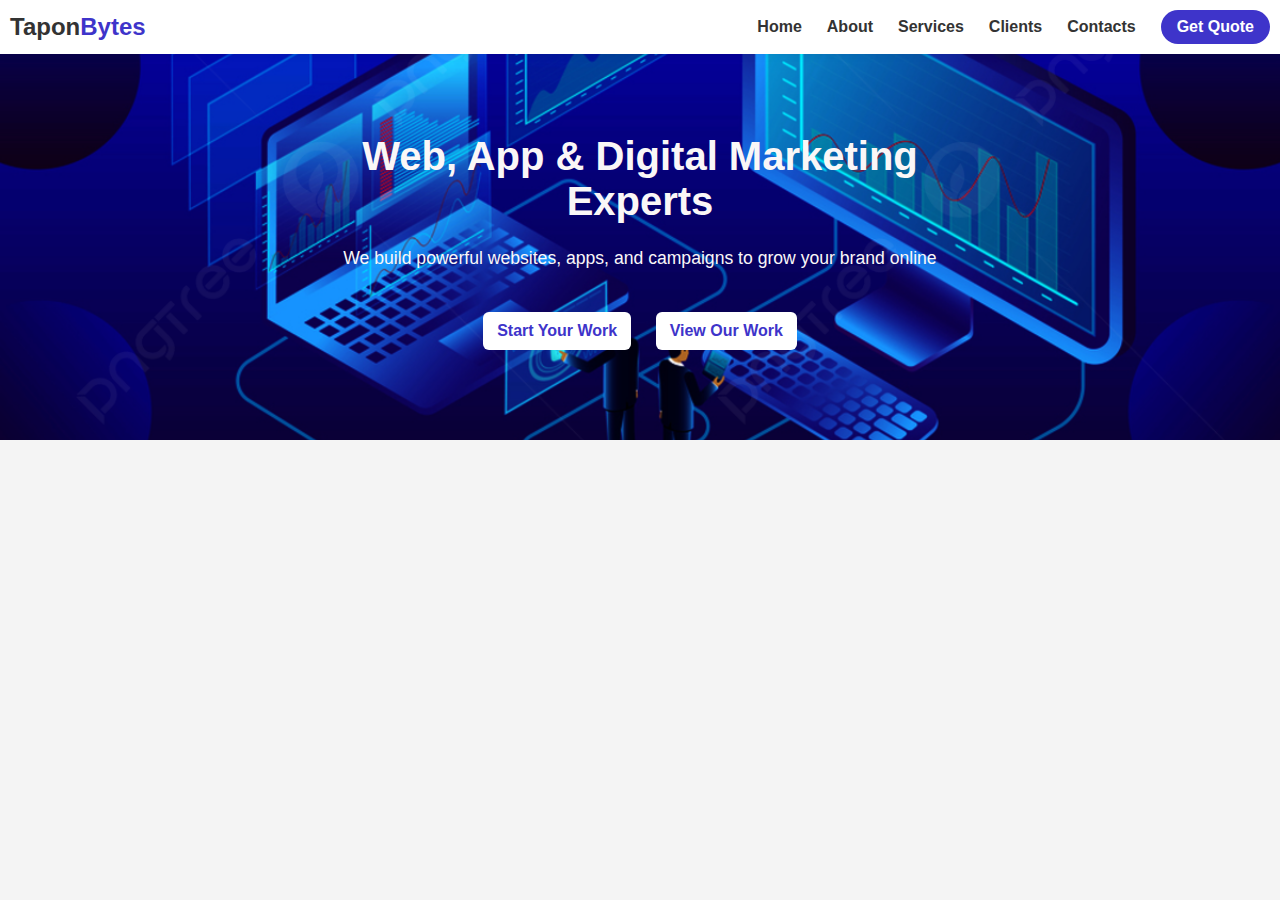
<file: Index.html>
<!DOCTYPE html>
<html lang="en">
<head>
  <meta charset="UTF-8" />
  <meta name="viewport" content="width=device-width, initial-scale=1.0"/>
  <title>Tapon Bytes</title>
  <link href="https://fonts.googleapis.com/css2?family=Poppins:wght@400;600&display=swap" rel="stylesheet">
  <link rel="stylesheet" href="style.css" />
</head>
<body>
  <header>
    <div class="nav-bar">
      <div class="logo">Tapon<span>Bytes</span>
    </div>
  
      <div class="hamburger" onclick="toggleMenu()">☰</div>
      <div class="navbar-links" id="navLinks">
        <a class="a-element" href="#Home">Home</a>
        <a class="a-element" href="#About">About</a>
        <a class="a-element" href="#Services">Services</a>
        <a class="a-element" href="#Clients">Clients</a>
        <a class="a-element" href="#Contacts">Contacts</a>
        <a class="a-element" href="#GetQuote">Get Quote</a>
      </div>
    </div>
  </header>
  
  <script>
    function toggleMenu() {
      document.getElementById("navLinks").classList.toggle("show");
    }
  </script>

<!-- Hero Section -->
<section class="home-section">
  <div class="home-content">
    <h1>Web, App & Digital Marketing Experts</h1>
    <p>We build powerful websites, apps, and campaigns to grow your brand online</p>
    <div class="home-buttons">
      <a href="#" class="btn primary">Start Your Work</a>
      <a href="#" class="btn secondary">View Our Work</a>
    </div>
  </div>
</section> 

</body>
</html>
</file>
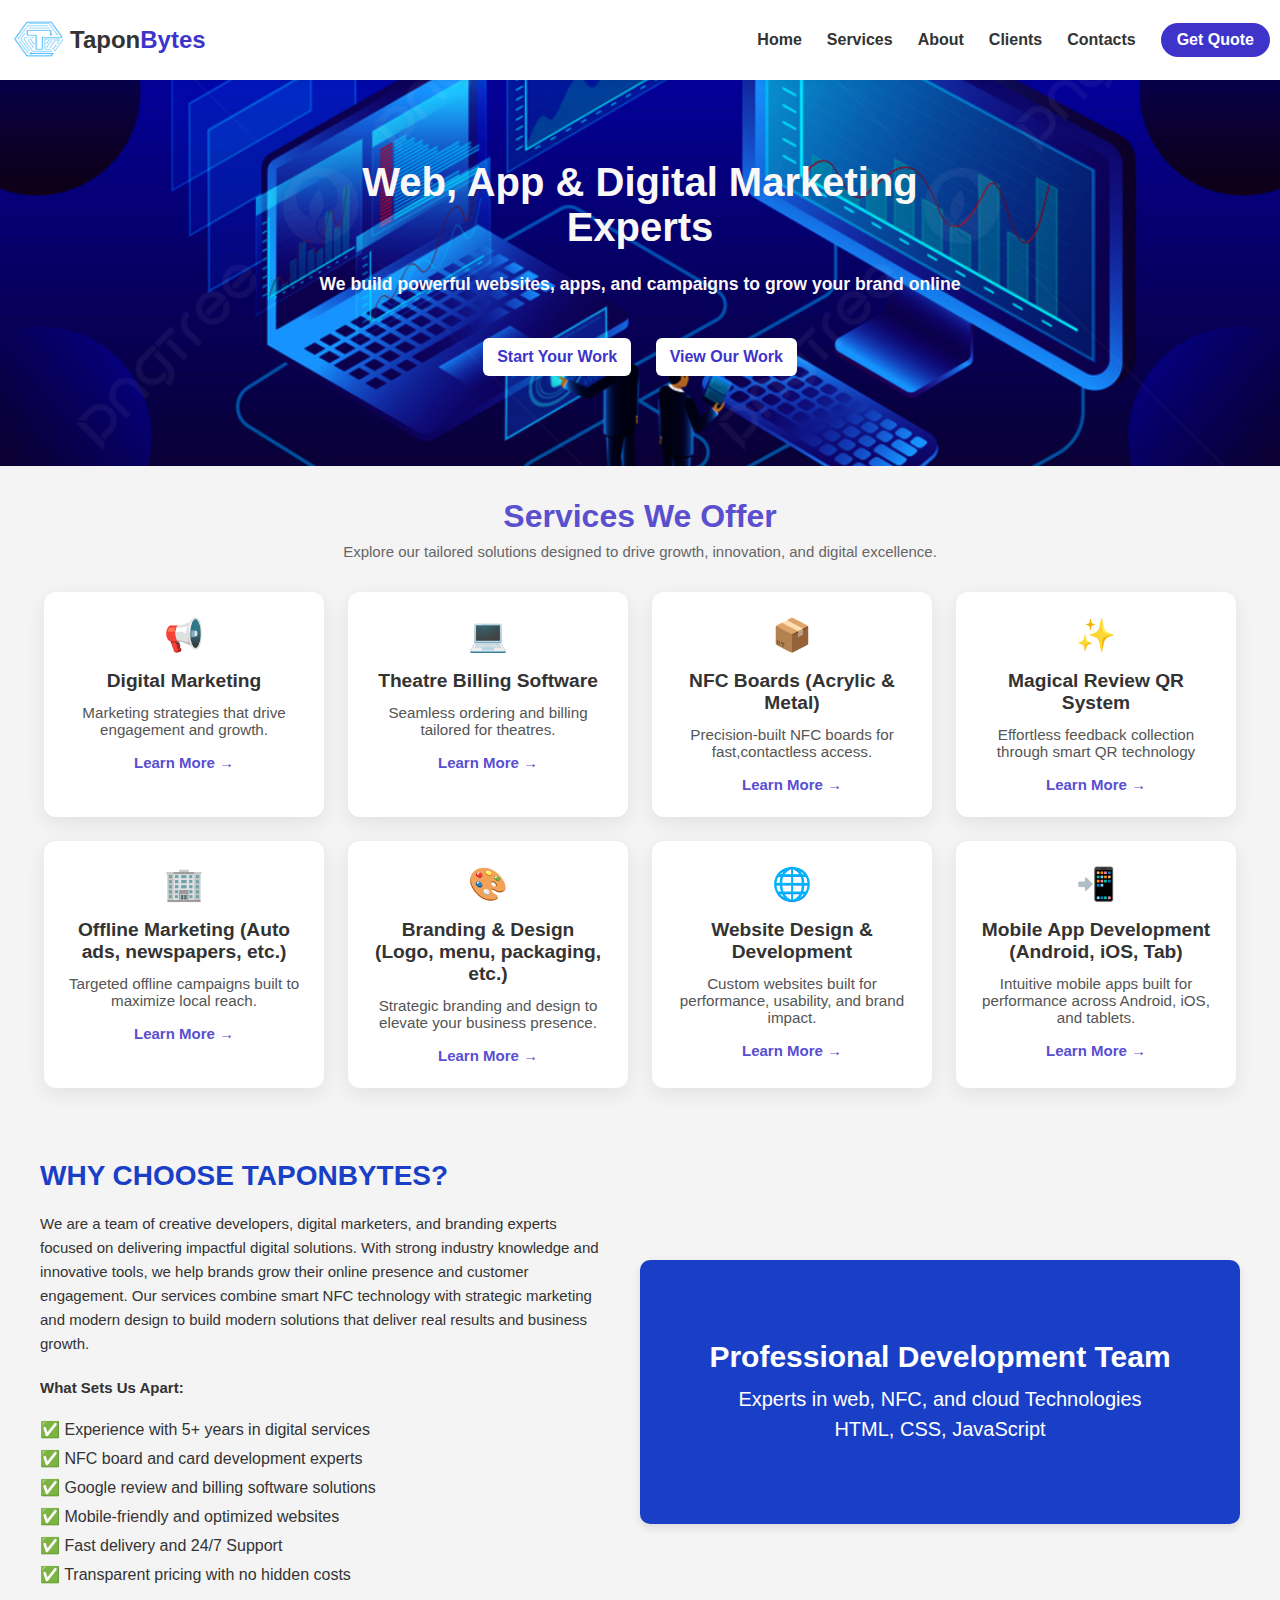
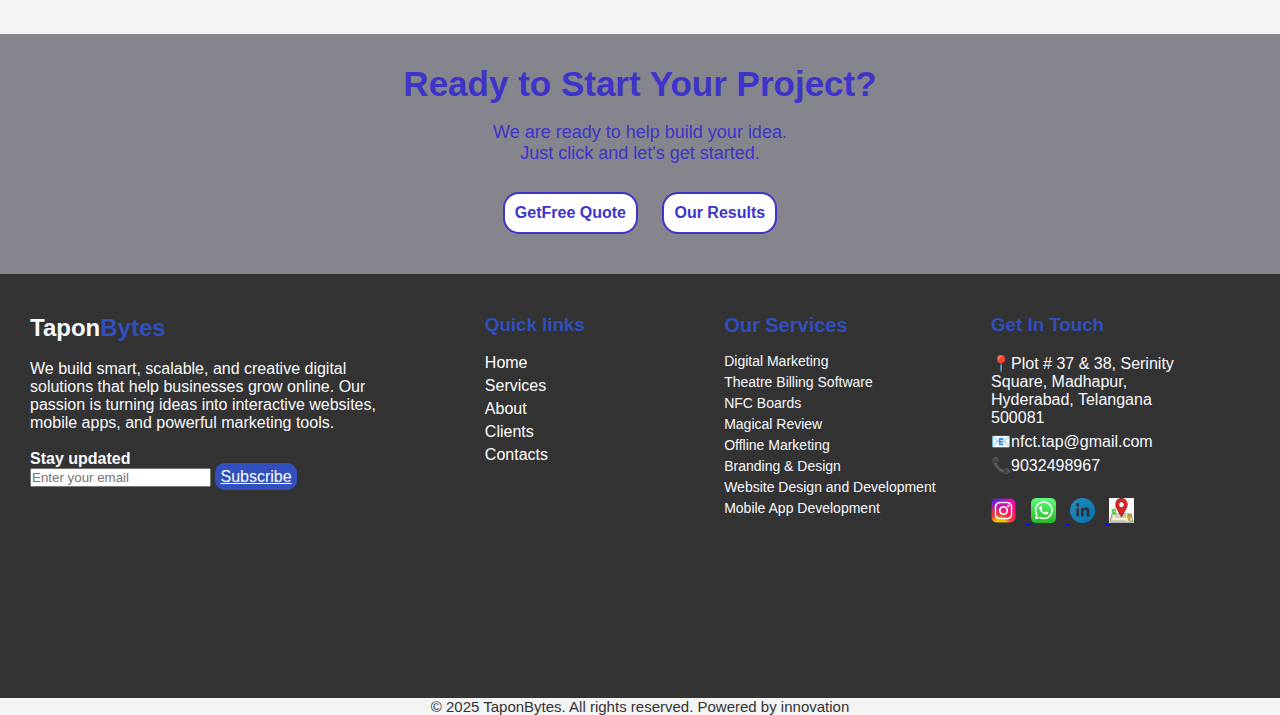
<file: index.html>
<!DOCTYPE html>
<html lang="en">
<head>
  <meta charset="UTF-8" />
  <meta name="viewport" content="width=device-width, initial-scale=1.0"/>
  <title>Tapon Bytes</title>
  <link href="https://fonts.googleapis.com/css2?family=Poppins:wght@400;600&display=swap" rel="stylesheet">
  <link rel="stylesheet" href="style.css" />
</head>
<body>
  <!-- nav-bar section -->
  <header>
    <div class="nav-bar">
      <div class="logo">
        <img src="img/logo.png" alt="logo-image" class="logo-image">

        <p class="logo-text"><b>Tapon</b></p><span>Bytes</span>
       
    </div>
  
      <div class="hamburger" onclick="toggleMenu()">☰</div>
      <div class="navbar-links" id="navLinks">
        <a class="a-element" href="#Home">Home</a>
        <a class="a-element" href="#Services">Services</a>
        <a class="a-element" href="#About">About</a>
        <a class="a-element" href="#Clients">Clients</a>
        <a class="a-element" href="#Contacts">Contacts</a>
        <a class="a-element" href="#GetQuote">Get Quote</a>
      </div>
    </div>
  </header>
  
  <script>
    function toggleMenu() {
      document.getElementById("navLinks").classList.toggle("show");
    }
  </script>

<!-- Home Section -->
<div class="home-section" id="Home">
  <div class="home-content">
    <h1>Web, App & Digital Marketing Experts</h1>
    <p><strong>We build powerful websites, apps, and campaigns to grow your brand online</strong></p>
    <div class="home-buttons">
      <a href="start.html" class="btn primary">Start Your Work</a>
      <a href="#" class="btn secondary">View Our Work</a>
    </div>
  </div>
</div>
<!--Service Section-->
  <div class="services-section" id="Services">
    <h2>Services We Offer</h2>
    <p class="description">
      Explore our tailored solutions designed to drive growth, innovation, and digital excellence.
    </p>
    <div class="services-container">
      <div class="service-card">
        <div class="icon">📢</div>
        <h3>Digital Marketing</h3>
        <p>Marketing strategies that drive engagement and growth.</p>
        <a href="#">Learn More →</a>
      </div>

      <div class="service-card">
        <div class="icon">💻</div>
        <h3>Theatre Billing Software</h3>
        <p>Seamless ordering and billing tailored for theatres.</p>
        <a href="#">Learn More →</a>
      </div>

      <div class="service-card">
        <div class="icon">📦</div>
        <h3> NFC Boards (Acrylic & Metal)</h3>
        <p>Precision-built NFC boards for fast,contactless access.</p>
        <a href="#">Learn More →</a>
      </div>

      <div class="service-card">
        <div class="icon">✨</div>
        <h3> Magical Review QR System</h3>
        <p>Effortless feedback collection through smart QR technology</p>
        <a href="#">Learn More →</a>
      </div>

      <div class="service-card">
        <div class="icon">🏢</div>
        <h3> Offline Marketing (Auto ads, newspapers, etc.)</h3>
        <p>Targeted offline campaigns built to maximize local reach.</p>
        <a href="#">Learn More →</a>
      </div>
      <div class="service-card">
        <div class="icon">🎨 </div>
        <h3> Branding & Design (Logo, menu, packaging, etc.)</h3>
        <p>Strategic branding and design to elevate your business presence.</p>
        <a href="#">Learn More →</a>
      </div>

      <div class="service-card">
        <div class="icon">🌐</div>
        <h3>Website Design & Development</h3>
        <p>Custom websites built for performance, usability, and brand impact.</p>
        <a href="#">Learn More →</a>
      </div>

      <div class="service-card">
        <div class="icon">📲</div>
        <h3> Mobile App Development (Android, iOS, Tab)</h3>
        <p>Intuitive mobile apps built for performance across Android, iOS, and tablets.</p>
        <a href="#">Learn More →</a>
      </div>
      
    </div>
  </div>

  <!--Why-choose section-->
  <div class="why-choose-section">
    <div class="text-content">
      <h2>WHY CHOOSE TAPONBYTES?</h2>
      <p>We are a team of creative developers, digital marketers, and branding experts focused on delivering impactful digital solutions. With strong industry knowledge and innovative tools, we help brands grow their online presence and customer engagement. Our services combine smart NFC technology with strategic marketing and modern design to build modern solutions that deliver real results and business growth.</p>
      <p><strong>What Sets Us Apart:</strong></p>
      <ul>
        <li>Experience with 5+ years in digital services</li>
        <li>NFC board and card development experts</li>
        <li>Google review and billing software solutions</li>
        <li>Mobile-friendly and optimized websites</li>
        <li>Fast delivery and 24/7 Support</li>
        <li>Transparent pricing with no hidden costs</li>
      </ul>
    </div>

    <div class="blue-box">
      <h3>Professional Development Team</h3>
      <p>Experts in web, NFC, and cloud Technologies<br>HTML, CSS, JavaScript</p>
    </div>
  </div>
 
<!-- Ready to start your project-->

<div class="Ready-to-start">
  <h2>Ready to Start Your Project?</h2><br>
  <p>We are ready to help build your idea.<br>Just click and let's get started.</p><br>
  <div class="Ready-button">
  <a href="start.html" class=" btn primary">GetFree Quote</a>
  <a href="#" class=" btn secondary">Our Results</a>
</div>
</div>

<!--Footer-->
<div class="Footer-container">
  <div class="Footer">
    <div class="Footer-heading Footer-1">
      <h2>Tapon<span>Bytes</span></h2><br>
    <p>We build smart, scalable, and creative digital solutions that help businesses grow online. Our passion is turning ideas into interactive websites, mobile apps, and powerful marketing tools.</p><br>
    <h4>Stay updated</h4>
    <form>
      <input type="text" id="email" name="email" placeholder="Enter your email" required />
      <a href="#" class=" btnsecondary">Subscribe</a>
    </form><br>
    
    </div>
 


<!--Quick links-->
<div class="Footer-heading Footer-2">
  <h3>Quick links</h3><br>
  <ul>
    <li><a href=#>Home</a></li>
    <li><a href=#>Services</a></li>
    <li><a href=#>About</a></li>
    <li><a href=#>Clients</a></li>
    <li><a href=#>Contacts</a></li>
  </ul>
</div>


<div class="Footer-heading Footer-3">
  <h3>Our Services</h3><br>
  <ul>
    <li>Digital Marketing</li>
    <li>Theatre Billing Software</li>
    <li>NFC Boards</li>
    <li>Magical Review</li>
    <li>Offline Marketing</li>
    <li>Branding & Design</li>
    <li>Website Design and Development</li>
    <li>Mobile App Development</li>
 
  </ul>
</div>


<div class="Footer-heading Footer-4">
  <h3>Get In Touch</h3><br>
  <ul>
    <li>📍Plot # 37 & 38, Serinity Square, Madhapur, Hyderabad, Telangana 500081</li>
    <li>📧nfct.tap@gmail.com</li>
    <li>📞9032498967</li>
<br>
    <a href="https://www.instagram.com/taponbytes_/profilecard/?igsh=ajRxNHlwaGw0NTU1" target="_blank">
    <img src="img/insta icon.png" alt="social-icon" class="img-icon">

    <a href="https://wa.me/9390144824" target="_blank">
    <img src="img/whatsapp icon.png" alt="social-icon" class="img-icon">

    <a href="https://www.linkedin.com/in/taponbytes-communication-060788336" target="_blank">
    <img src="img/linkedin icon.png" alt="social-icon" class="img-icon">

    <a href="https://maps.app.goo.gl/hmyJKDJy6NWinoAz7?g_st=com.google.maps.preview.copy" target="_blank">
      <img src="img/location icon.jpg" alt="social-icon" class="img-icon">

    </a>
  </ul>
</div>

</div>
</div>

<div class="Footer-bottom">
  <p>© 2025 TaponBytes. All rights reserved. Powered by innovation </p>
</div>
  
  <script>
    const menu = document.querySelector('.navbar-links');
    const links = document.querySelectorAll('.a-element');
    const toggleBtn = document.querySelector('.hamburger'); // your hamburger button
  
    links.forEach(link => {
      link.addEventListener('click', () => {
       menu.classList.remove('show') //update hamburger icon
      });
    });
  </script>
</body>
</html>
</file>
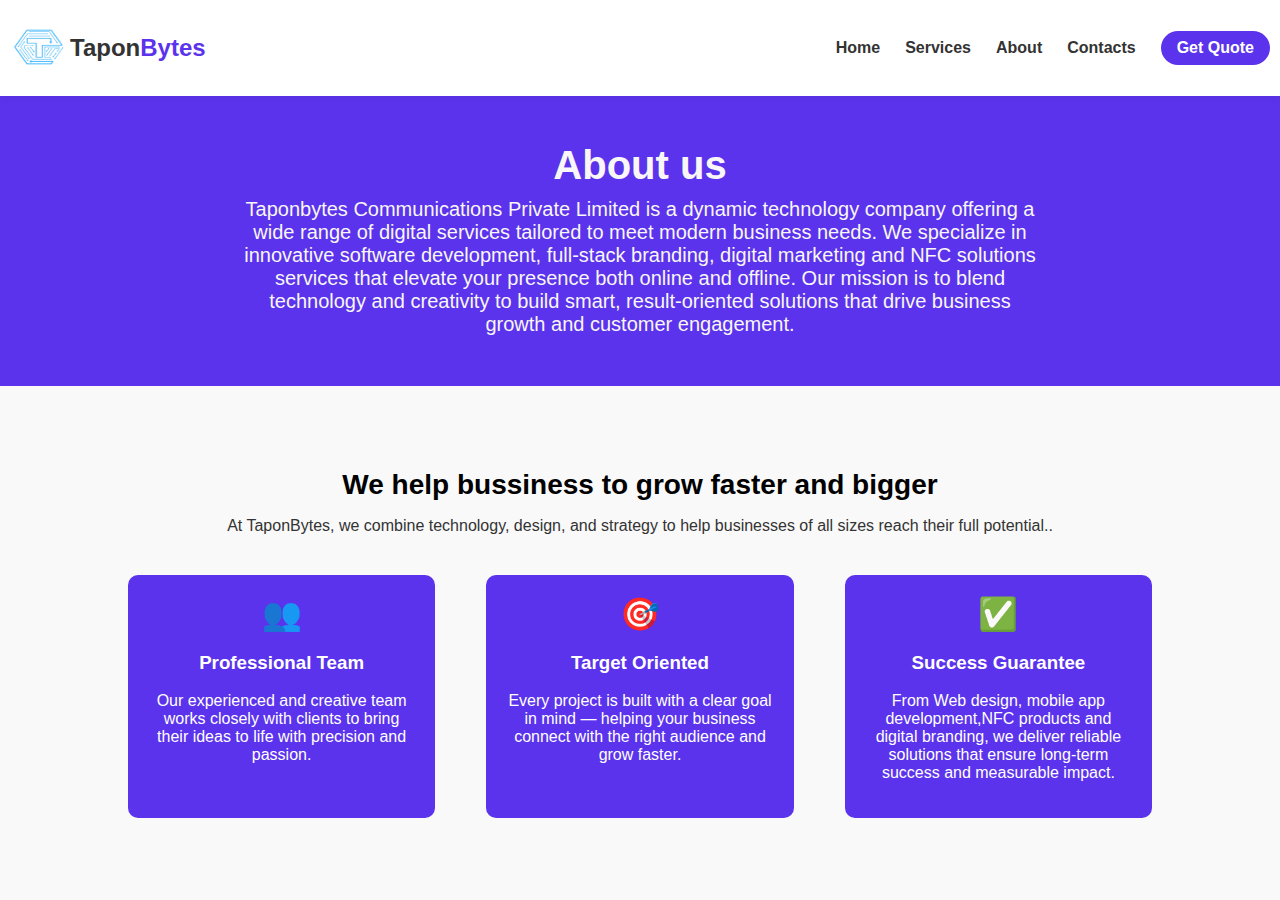
<file: about.html>
<!DOCTYPE html>
<html lang="en">
<head>
  <meta charset="UTF-8" />
  <meta name="viewport" content="width=device-width, initial-scale=1.0"/>
  <title>About Us - Socialy</title>
  <style>
   html,body{
  margin:0;
  padding:0;
  overflow-x:hidden;
}
* {
 
  box-sizing: border-box;
  font-family: 'Segoe UI', sans-serif;
}

body {
  background: #f9f9f9;
}

header {
  background-color: white;
  padding: 10px 10px;
  box-shadow: 0 2px 8px rgba(0, 0, 0, 0.05);
  position: sticky;
  top: 0;
  z-index: 999;
}
.nav-bar {
  display: flex;
  justify-content: space-between;
  align-items: center;
  flex-wrap: wrap;
  
}

/* Logo */
.logo-image{
  width: 60px;
  height: 60px;
}
.logo {
  display: flex;
  align-items: center;
  font-size: 24px;
  font-weight: bold;
  color: #333;
}

.logo span {
  color: #5b33ec;
}


/* Hamburger hidden by default */
.hamburger {
  display: none;
  font-size: 28px;
  cursor: pointer;
  color: #333;
}

/* Links container - default desktop */
.navbar-links {
  display: flex;
  align-items: center;
  gap: 25px;
  text-align: left;
}

.a-element {
  text-decoration: none;
  color: #333;
  font-weight: bold;
  transition: color 0.3s;
}

.a-element:hover {
  color: #5b33ec;
}

.a-element:last-child {
  background-color:#5b33ec;
  color: white;
  padding: 8px 16px;
  border-radius: 30px;
  font-weight: bold;
  text-align: center;
}

.a-element:last-child:hover {
  background-color: #5b33ec;
}
@media (max-width: 768px) {
  .hamburger {
    display: block;
    margin-left: 10px;
  
  }
  .logo {
    margin-right: 40px;
    font-size: 20px;
  
   }
  .navbar-links {
    display: none;
    flex-direction: column;
    position: absolute;
    top: 70px;
    right: 20px;
    background-color: rgb(255, 255, 255);
    width: 200px;
    padding: 20px;
    box-shadow: -2px 4px 8px rgba(0, 0, 0, 0.1);
    z-index: 999;
  }

  .navbar-links.show {
    display: flex;
  }

  .a-element {
    padding: 10px 0;
  }

  .a-element:last-child {
    width: 100%;
    text-align: center;
  }

}

/* ABOUT SECTION */
.about-section {
  background: #5b33ec;
  padding: 20px 10%;
  text-align: center;
  padding-bottom: 50px;
}

.about-section h1 {
  font-size: 40px;
  margin-bottom: 10px;
  color: #f8f6f6;
}
.about-section p {
  max-width: 800px;
  margin: 0 auto;
  font-size: 20px;
  color: #f8f6f6;
}


@media (max-width: 768px) {
.about-section h1 {
  font-size: 30px;
  margin-bottom: 20px;
  color: #f8f6f6;
}
.about-section p {
    max-width:150%;
    margin: 0 auto;
  text-align:justify;
  padding-right: 40px;
  font-size: 15px;
  padding: 10px;
  box-sizing: border-box;
  color: #f8f6f6;
}
    
}


/* GROWTH SECTION */
.growth-section {
  text-align: center;
  padding: 60px 10%;
}
.growth-section h2 {
  font-size: 28px;
  margin-bottom: 10px;
}
.growth-section p{
    color: #333;
    
}
.features {
  display: flex;
  flex-direction: column;
  gap: 30px;
  margin-top: 40px;
}
.feature-box {
  background: #5b33ec;
  padding: 20px;
  border-radius: 10px;
}
.feature-box h3{
    color: #ffffff;
}
.feature-box p{
    color: #ffffff;
}
.feature-box .icon {
  font-size: 32px;
  margin-bottom: 10px;
}
@media (min-width: 768px) {
  .features {
    flex-direction: row;
    justify-content: space-between;
  }
  .feature-box {
    width: 30%;
  }
}

  

  </style>


  <!-- Header -->
  <header>
    <div class="nav-bar">
        <div class="logo">
          <img src="img/logo.png" alt="logo-image" class="logo-image">
  
          <p class="logo-text"><b>Tapon</b></p><span>Bytes</span>
         
      </div>

      <div class="hamburger" onclick="toggleMenu()">☰</div>
      <div class="navbar-links" id="navLinks">
        <a class="a-element" href="index.html">Home</a>
        <a class="a-element" href="index.html">Services</a>
        <a class="a-element" href="about.html">About</a>
        <a class="a-element" href="contact.html">Contacts</a>
        <a class="a-element" href="#GetQuote">Get Quote</a>
      </div>
    </div>
  </header>
  
  <script>
    function toggleMenu() {
      document.getElementById("navLinks").classList.toggle("show");
    }
  </script>


  <!-- About Section -->
  <section class="about-section">
    <div class="about-header">
      <h1>About us</h1>
      <p>Taponbytes Communications Private Limited is a dynamic technology company offering a wide range of digital services tailored to meet modern business needs. We specialize in innovative software development, full-stack branding, digital marketing and  NFC solutions services that elevate your presence both online and offline.

        Our mission is to blend technology and creativity to build smart, result-oriented solutions that drive business growth and customer engagement.</p>
    </div>
  </section>

 

 

  <!-- Growth Section -->
  <section class="growth-section">
    <h2>We help bussiness to grow faster and bigger</h2>
    <p>At TaponBytes, we combine technology, design, and strategy to help businesses of all sizes reach their full potential..</p>
    <div class="features">
      <div class="feature-box">
        <div class="icon">👥</div>
        <h3>Professional Team</h3>
        <p>Our experienced and creative team works closely with clients to bring their ideas to life with precision and passion.</p>
      </div>
      <div class="feature-box">
        <div class="icon">🎯</div>
        <h3>Target Oriented</h3>
        <p>Every project is built with a clear goal in mind — helping your business connect with the right audience and grow faster.</p>
      </div>
      <div class="feature-box">
        <div class="icon">✅</div>
        <h3>Success Guarantee</h3>
        <p>From Web design, mobile app development,NFC products and digital branding, we deliver reliable solutions that ensure long-term success and measurable impact.
        </p>
      </div>
    </div>
  </section>

  
  
</body>
</html>
</file>
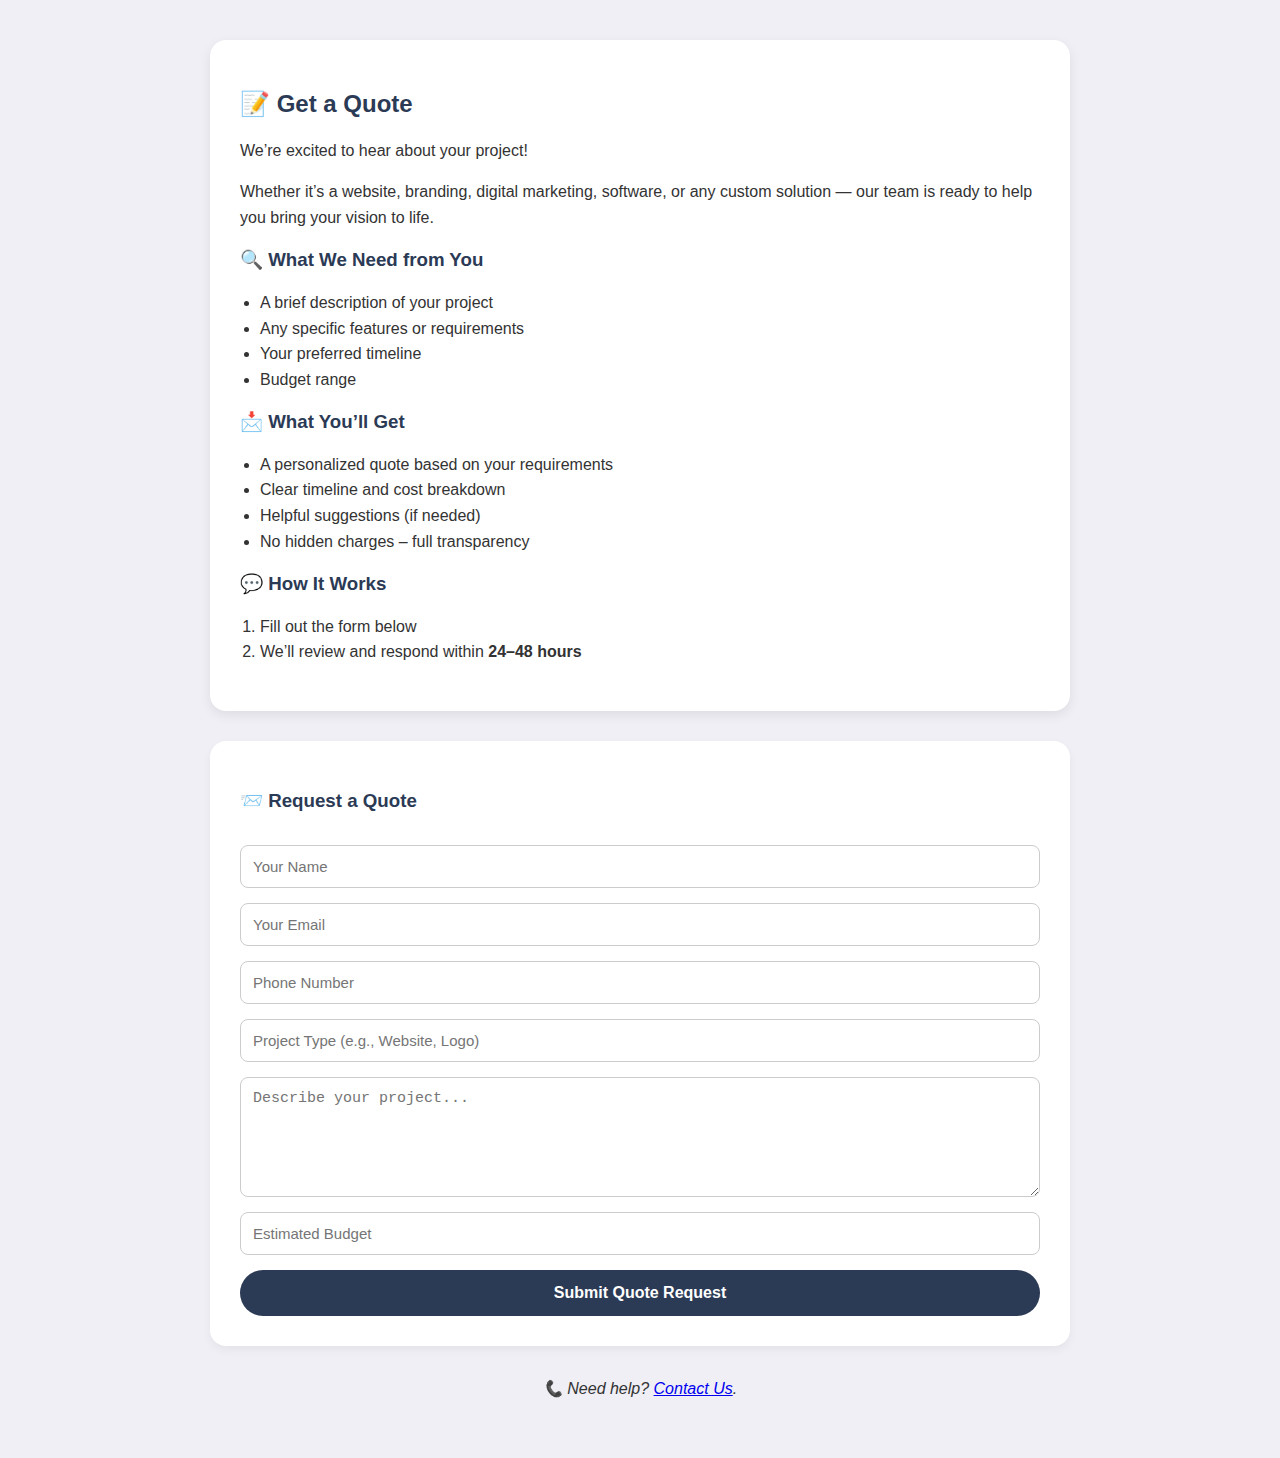
<file: getquote.html>
<!DOCTYPE html>
<html lang="en">
<head>
  <meta charset="UTF-8" />
  <meta name="viewport" content="width=device-width, initial-scale=1.0"/>
  <title>Get a Quote</title>
  <style>
    body {
      margin: 0;
      padding: 0;
      font-family: 'Segoe UI', sans-serif;
      background-color: #efeff5;
    }

    .get-quote-section {
      padding: 40px 20px;
      color: #333;
    }

    .quote-container {
      max-width: 800px;
      margin: auto;
      background: #ffffff;
      padding: 30px;
      border-radius: 16px;
      box-shadow: 0 4px 12px rgba(0, 0, 0, 0.08);
    }

    h2, h3 {
      color: #2b3a55;
    }

    p, ul, ol {
      line-height: 1.6;
      font-size: 16px;
    }

    ul, ol {
      padding-left: 20px;
    }

    .note {
      background-color: #fff3cd;
      padding: 10px 15px;
      border-left: 5px solid #ffc107;
      border-radius: 6px;
      margin-top: 15px;
    }

    .get-quote-section .quote-form {
  max-width: 800px;
  margin: 30px auto;
  background: #fff;
  padding: 30px;
  border-radius: 16px;
  box-shadow: 0 4px 10px rgba(0, 0, 0, 0.05);
  display: flex;
  flex-direction: column;
  gap: 15px;
}

.quote-form input,
.quote-form textarea {
  padding: 12px;
  border: 1px solid #ccc;
  border-radius: 8px;
  font-size: 15px;
  width: 100%;
  box-sizing: border-box;
}

.quote-form textarea {
  min-height: 120px;
  resize: vertical;
}

.quote-form button {
  background-color: #2b3a55;
  color: white;
  border: none;
  padding: 14px;
  border-radius: 30px;
  font-size: 16px;
  font-weight: 600;
  cursor: pointer;
  transition: background 0.3s;
}

.quote-form button:hover {
  background-color: #1f2b40;
}

.get-quote-section .contact-tip {
  text-align: center;
  margin-top: 20px;
  font-style: italic;
}

    /* Mobile Responsive Styles */
    @media (max-width: 600px) {
      .quote-container,
      .quote-form {
        padding: 20px;
      }

      .quote-form input,
      .quote-form textarea {
        font-size: 14px;
      }

      h2 {
        font-size: 24px;
      }

      h3 {
        font-size: 18px;
      }

      .quote-form button {
        font-size: 15px;
      }
    }
  </style>
</head>
<body>
  <section class="get-quote-section">
    <div class="quote-container">
      <h2>📝 Get a Quote</h2>
      <p>We’re excited to hear about your project!</p>
      <p>Whether it’s a website, branding, digital marketing, software, or any custom solution — our team is ready to help you bring your vision to life.</p>

      <h3>🔍 What We Need from You</h3>
      <ul>
        <li>A brief description of your project</li>
        <li>Any specific features or requirements</li>
        <li>Your preferred timeline</li>
        <li>Budget range </li>
      </ul>

      <h3>📩 What You’ll Get</h3>
      <ul>
        <li>A personalized quote based on your requirements</li>
        <li>Clear timeline and cost breakdown</li>
        <li>Helpful suggestions (if needed)</li>
        <li>No hidden charges – full transparency</li>
      </ul>

      <h3>💬 How It Works</h3>
      <ol>
        <li>Fill out the form below</li>
        <li>We’ll review and respond within <strong>24–48 hours</strong></li>
      </ol>

     
    </div>

    <form action="https://api.web3forms.com/submit" method="POST" class="quote-form">
      <input type="hidden" name="access_key" value="e1e20ffd-f652-4781-87b0-42698383f98a">
      <input type="hidden" name="redirect" value="https://yourwebsite.com/thankyou.html">

      <h3>📨 Request a Quote</h3>

      <input type="text" name="name" placeholder="Your Name" required>
      <input type="email" name="email" placeholder="Your Email" required>
      <input type="tel" name="phone" placeholder="Phone Number">
      <input type="text" name="project_type" placeholder="Project Type (e.g., Website, Logo)" required>
      <textarea name="description" placeholder="Describe your project..." required></textarea>
      <input type="text" name="budget" placeholder="Estimated Budget">

      <button type="submit">Submit Quote Request</button>
    </form>

    <p class="contact-tip">📞 Need help? <a href="contact.html">Contact Us</a>.</p>
  </section>
</body>
</html>
</file>
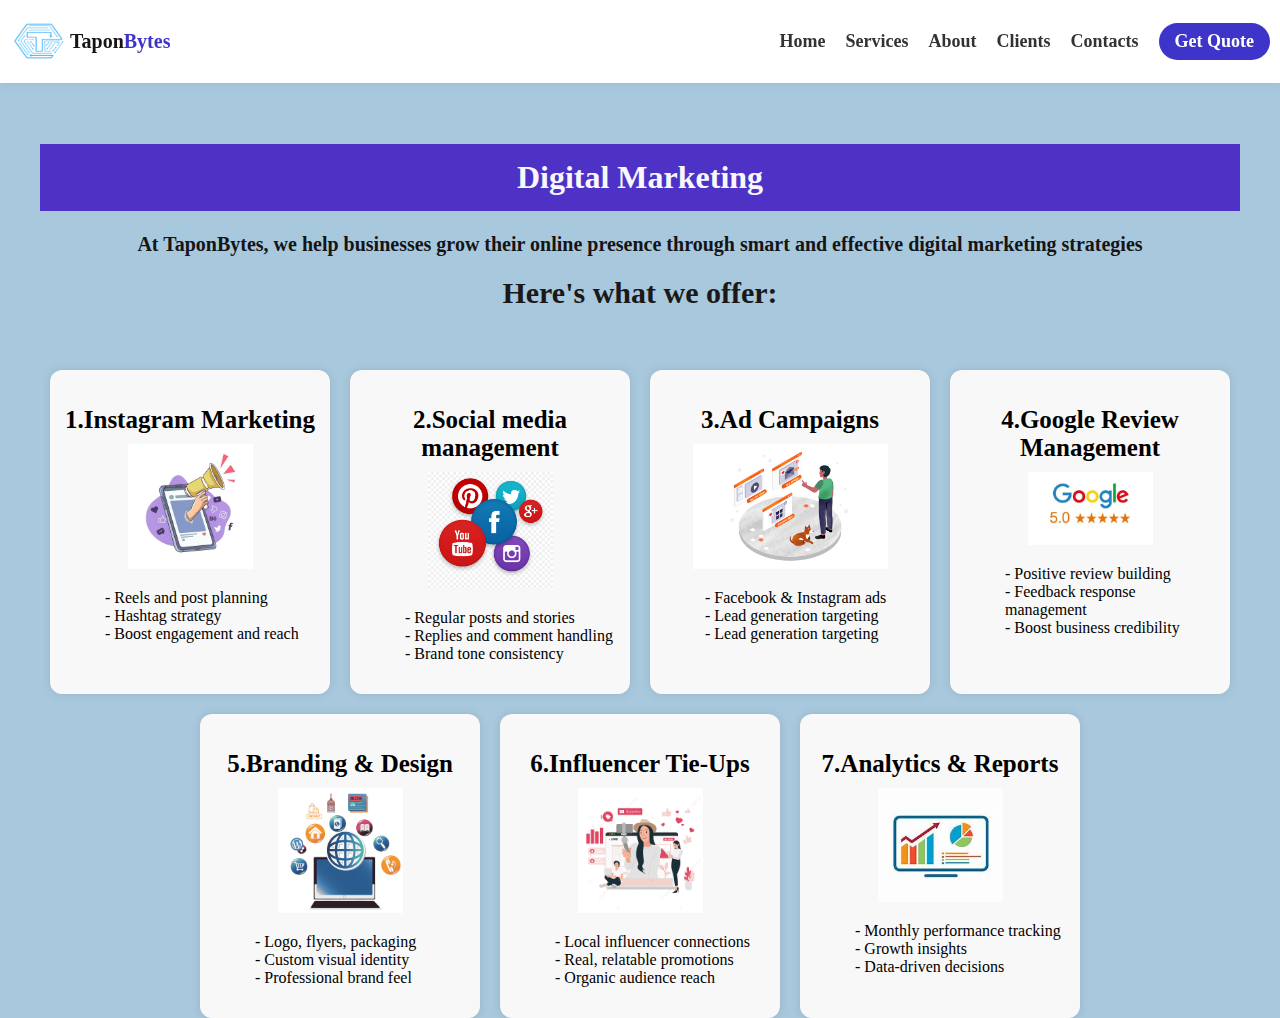
<file: serviceprogram1.html>
<!DOCTYPE html>
<html lang="en">
<head>
    <meta charset="UTF-8">
    <meta name="viewport" content="width=device-width, initial-scale=1.0">
    <title>Survices we offer</title>
    <style>
        body{
            background-color: rgb(168, 200, 221);
            margin-bottom: 20px;
           margin: 0;
           padding: 0;
        }


header {
  background-color: white;
  padding: 10px 10px;
  box-shadow: 0 2px 8px rgba(0, 0, 0, 0.05);
  position: sticky;
  top: 0;
   box-sizing: border-box;
  z-index: 999;
}

/* Navbar layout */
.nav-bar {
  display: flex;
  justify-content: space-between;
  align-items: center;
  flex-wrap: wrap;
  
}

/* Logo */
.logo-image{
  width: 60px;
  height: 60px;
}
.logo {
  display: flex;
  align-items: center;
  font-size: 28px;
  font-weight: bold;
  color: #333;
 
}

.logo span {
  color: #3e34ca;
  font-size: 20px;
  font-weight: bold;
}
.logo p{
  font-size: 20px;
  font-weight: bold;
}


/* Hamburger hidden by default */
.hamburger {
  display: none;
  font-size: 28px;
  cursor: pointer;
  color: #333;
}

/* Links container - default desktop */
.navbar-links {
  display: flex;
  align-items: center;
  gap: 20px;
}

.a-element {
  text-decoration: none;
  color: #333;
  font-weight: bolder;
  font-size: 18px;

}

.a-element:hover {
  color: #3d11b6;
}

.a-element:last-child {
  background-color:#3e34ca;
  color: white;
  padding: 8px 16px;
  border-radius: 30px;
  font-weight: bold;
  text-align: center;
}

.a-element:last-child:hover {
  background-color: #534dde;
}
/*service offer*/

        .service-section{
            text-align: center;
            padding: 40px;   
        }
        h1{
        color: rgb(247, 247, 253);
        padding: 15px 15px;
        background-color: rgb(77, 50, 197);

        }
       p{
        color: rgb(22, 20, 20);
        font-size: 20px;
       }
       strong{
        font-size: 30px;
        display: block;
        margin:20px 0;
        color: #1a1818;
       }
       .service-row{
        display: flex;
        justify-content: center;
        gap:20px;
        flex-wrap:wrap;
       }
       .service-card{
        flex:1 1 calc(25% - 30px);
        background-color: #f8f8f8;
        padding: 15px;
        border-radius: 12px;
        box-shadow: 0 0 10px rgba(0,0,0,0.1);
        max-width: 250px;
        max-height: 300px;
        transition: transform 0.3 ease;
        text-align: center;
        
       }
       .service-card:hover{
        transform: translateY(-5px);
       }
       .service-card h2{
        font-size: 25px;
        margin-bottom: 10px;
       }
       .service-card p{
        font-size: 20px;
        text-align: justify;
       }
       .service-list {
        list-style-type: none;
        text-align: start;
       }
       .img-icon{
        width:50%;
        background-color: rgb(177, 174, 171);
       }
       .image-icon{
        width: 78%;
       }
    @media (max-width: 768px){
    .hamburger {
    display: block;
    margin-left: 10px;
  
  }
  .logo {
    margin-right: 40px;
    font-size: 20px;
  
   }
  .navbar-links {
    display: none;
    flex-direction: column;
    position: absolute;
    top: 70px;
    right: 20px;
    background-color: rgb(255, 255, 255);
    width: 200px;
    padding: 20px;
    box-shadow: -2px 4px 8px rgba(0, 0, 0, 0.1);
    z-index: 999;
  }

  .navbar-links.show {
    display: flex;
  }

  .a-element {
    padding: 10px 0;
  }

  .a-element:last-child {
    width: 100%;
    text-align: center;
  }
  /*service-offer*/ 
  h1{
    font-size: 150%;
  }
  p {
    font-size: 120%;
    }
  strong{
    font-size: 150%;
  }
    .service-row{
      width: 100%;
      margin-bottom: 10px;
      flex-direction: column;
    }
    .service-card{
      flex:1 1 100%;
      max-width: 100%;
        margin:10px auto;
        padding:8p
    }
       }

       
        
    </style>
</head>
<body>
    <header>
        <div class="nav-bar">
          <div class="logo">
            <img src="img/logo.png" alt="logo-image" class="logo-image">
    
            <p class="logo-text">Tapon</p><span>Bytes</span>
           
        </div>
      
          <div class="hamburger" onclick="toggleMenu()">☰</div>
          <div class="navbar-links" id="navLinks">
            <a class="a-element" href="/index.html">Home</a>
            <a class="a-element" href="/index.html">Services</a>
            <a class="a-element" href="#About">About</a>
            <a class="a-element" href="#Clients">Clients</a>
            <a class="a-element" href="#Contacts">Contacts</a>
            <a class="a-element" href="#GetQuote">Get Quote</a>
          </div>
        </div>
      </header>
      <script>
        function toggleMenu() {
          document.getElementById("navLinks").classList.toggle("show");
        }
      </script>
    <div class="service-section" id="services">
            <h1>Digital Marketing</h1>
            <p><b>At TaponBytes, we help businesses grow their online presence through smart and effective digital marketing strategies</b></p>
            <strong>Here's what we offer:</strong>
        </div>

        <div class="service-row">
        <div class="service-card">
        <h2> 1.Instagram Marketing</h2>
        <img src="img/instagram img.jpg" class="img-icon">
        <ul class="service-list">
            <li>- Reels and post planning</li>
            <li>- Hashtag strategy</li>
            <li>- Boost engagement and reach</li>
        </ul> 
        </div>

        <div class="service-card">
        <h2>2.Social media management</h2>
        <img src="img/social media.png" class="img-icon">
        <ul class="service-list">
            <li>- Regular posts and stories</li>
            <li>- Replies and comment handling</li>
            <li>- Brand tone consistency</li>
        </ul>     
        </div>
        
        <div class="service-card">
        <h2>3.Ad Campaigns</h2>
        <img src="img/ad campaigns img.webp" class="image-icon">
        <ul class="service-list">
            <li>- Facebook & Instagram ads</li>
            <li>- Lead generation targeting</li>
            <li>- Lead generation targeting</li>   
        </ul>     
        </div>

        <div class="service-card">
            <h2>4.Google Review Management</h2>
            <img src="img/Google review img.jpg" class="img-icon">
           <ul class="service-list">
            <li>- Positive review building</li>
            <li>- Feedback response management</li>
            <li>- Boost business credibility</li>
           </ul>
            
            </div>
    
            <div class="service-card">
            <h2>5.Branding & Design</h2>
            <img src="img/branding img.jpg" class="img-icon">
            <ul class="service-list">
                <li>- Logo, flyers, packaging</li>
                <li>- Custom visual identity</li>
                <li>- Professional brand feel</li>
               </ul>
            </div>
            
            <div class="service-card">
            <h2>6.Influencer Tie-Ups</h2>
            <img src="img/influencer img.jpg" class="img-icon">
            <ul class="service-list">
                <li>- Local influencer connections</li>
                <li>- Real, relatable promotions</li>
                <li>- Organic audience reach</li>
               </ul>
            </div>
            
            <div class="service-card">
                <h2>7.Analytics & Reports</h2>
                <img src="img/Analytics & Reports img.jpg" class="img-icon">
                <ul class="service-list">
                    <li>- Monthly performance tracking</li>
                    <li>- Growth insights</li>
                    <li>- Data-driven decisions </li>                  
                   </ul>
                </div>
    
        
    </div>
    
</body>
</html>
</file>
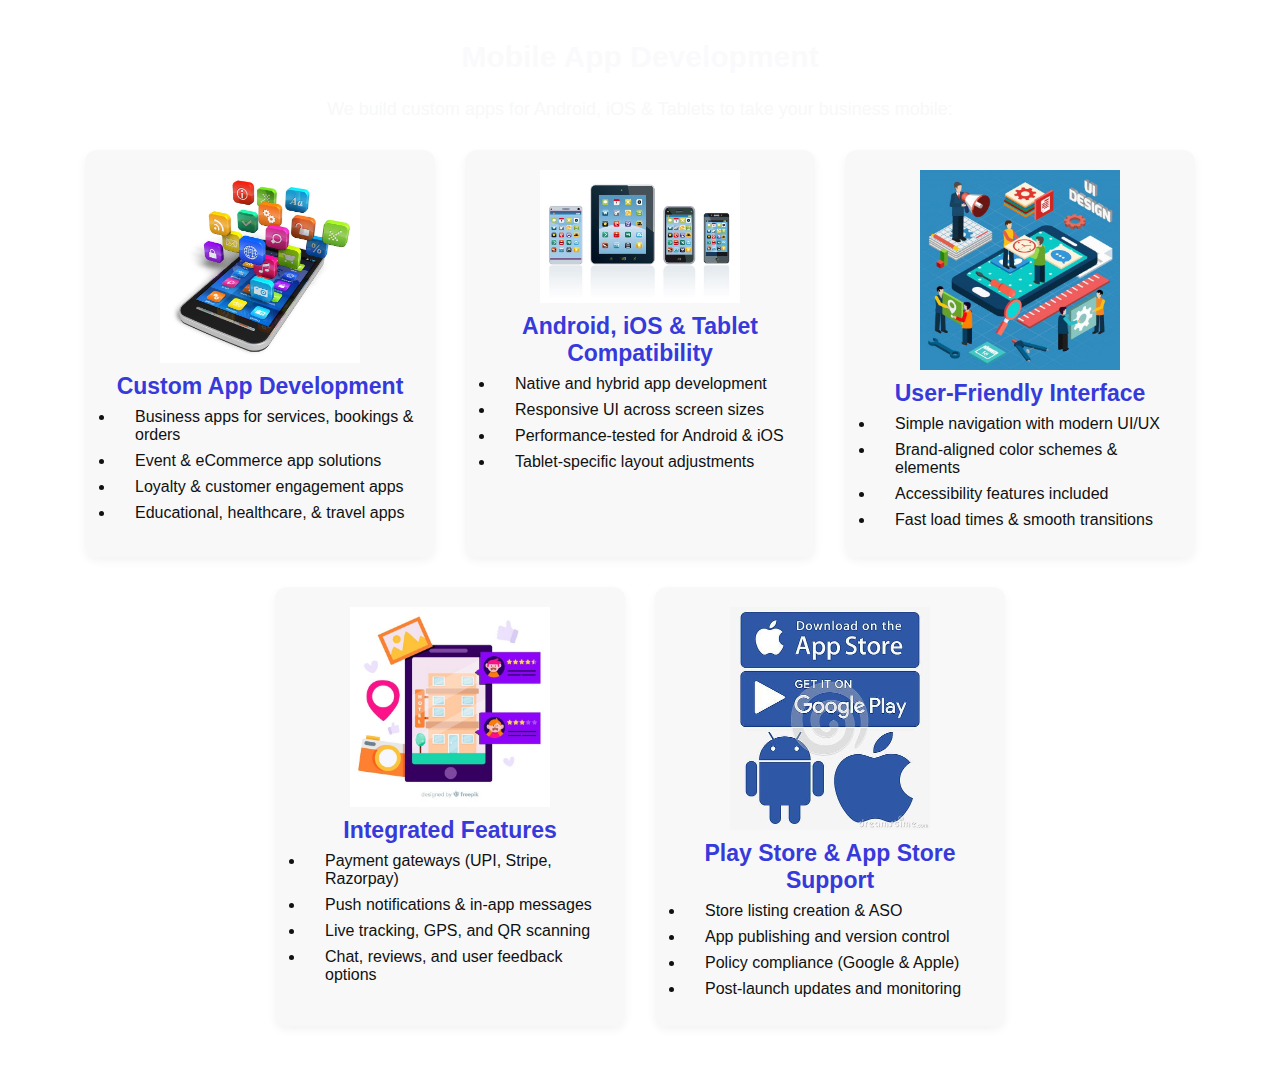
<file: serviceprogram2.html>
<!DOCTYPE html>
<html lang="en">
<head>
  <meta charset="UTF-8" />
  <meta name="viewport" content="width=device-width, initial-scale=1.0"/>
  <title>Mobile App Development</title>
  <style>
    * {
      margin: 0;
      padding: 0;
      box-sizing: border-box;
    }

    body {
      overflow-x: hidden;
      font-family: sans-serif;
      background-color: #ffffff;
    }

    img {
      max-width: 100%;
      height: auto;
      display: block;
    }

    .services-container {
      padding: 40px 20px;
      text-align: center;
      background-image: url("https://png.pngtree.com/background/20230411/original/pngtree-corporate-website-blue-abstract-background-picture-image_2389757.jpg");
      background-size: cover;
      background-repeat: no-repeat;
      background-position: center;
    }

    h2 {
      font-size: 30px;
      font-weight: bold;
      color: rgb(250, 250, 253);
      margin-bottom: 25px;
    }

    p {
      font-size: 18px;
      color: #f8f8f8;
      margin-bottom: 30px;
    }

    .services-section {
      display: flex;
      flex-wrap: wrap;
      justify-content: center;
      gap: 30px;
      max-width: 1200px;
      margin: 0 auto;
    }

    .service-box {
      background-color: #f8f8f8;
      padding: 20px;
      border-radius: 12px;
      box-shadow: 0 4px 10px rgba(0, 0, 0, 0.05);
      flex: 1 1 calc(33.33% - 30px); /* 3 per row */
      min-width: 280px;
      max-width: 350px;
      text-align: center;
    }

    .service-box img {
      max-width: 200px;
      margin: 0 auto 10px auto;
    }

    .service-box h3 {
      font-size: 23px;
      margin-bottom: 8px;
      color: #373adb;
    }

    .service-box li {
      font-size: 16px;
      color: #101111;
      text-align: start;
      margin-bottom: 8px;
      padding-left: 20px;
    }

    ul {
      padding-left: 10px;
    }

    @media (max-width: 992px) {
      .service-box {
        flex: 1 1 calc(50% - 30px); /* 2 per row on tablets */
      }
    }

    @media (max-width: 600px) {
      .service-box {
        flex: 1 1 100%; /* 1 per row on phones */
      }
    }
  </style>
</head>
<body>
  <section class="services-container">
    <h2>Mobile App Development</h2>
    <p>We build custom apps for Android, iOS & Tablets to take your business mobile:</p>

    <div class="services-section">
      <div class="service-box">
        <img src="img/custom-img.jpg" alt="">
        <h3>Custom App Development</h3>
        <ul>
          <li>Business apps for services, bookings & orders</li>
          <li>Event & eCommerce app solutions</li>
          <li>Loyalty & customer engagement apps</li>
          <li>Educational, healthcare, & travel apps</li>
        </ul>
      </div>

      <div class="service-box">
        <img src="img/andriod ios-img.jpg" alt="">
        <h3>Android, iOS & Tablet Compatibility</h3>
        <ul>
          <li>Native and hybrid app development</li>
          <li>Responsive UI across screen sizes</li>
          <li>Performance-tested for Android & iOS</li>
          <li>Tablet-specific layout adjustments</li>
        </ul>
      </div>

      <div class="service-box">
        <img src="img/userfriendly-img.jpg" alt="">
        <h3>User-Friendly Interface</h3>
        <ul>
          <li>Simple navigation with modern UI/UX</li>
          <li>Brand-aligned color schemes & elements</li>
          <li>Accessibility features included</li>
          <li>Fast load times & smooth transitions</li>
        </ul>
      </div>

      <div class="service-box">
        <img src="img/integrated-img.jpg" alt="">
        <h3>Integrated Features</h3>
        <ul>
          <li>Payment gateways (UPI, Stripe, Razorpay)</li>
          <li>Push notifications & in-app messages</li>
          <li>Live tracking, GPS, and QR scanning</li>
          <li>Chat, reviews, and user feedback options</li>
        </ul>
      </div>

      <div class="service-box">
        <img src="img/appstore-img.jpg" alt="">
        <h3>Play Store & App Store Support</h3>
        <ul>
          <li>Store listing creation & ASO</li>
          <li>App publishing and version control</li>
          <li>Policy compliance (Google & Apple)</li>
          <li>Post-launch updates and monitoring</li>
        </ul>
      </div>
    </div>
  </section>
</body>
</html>
</file>
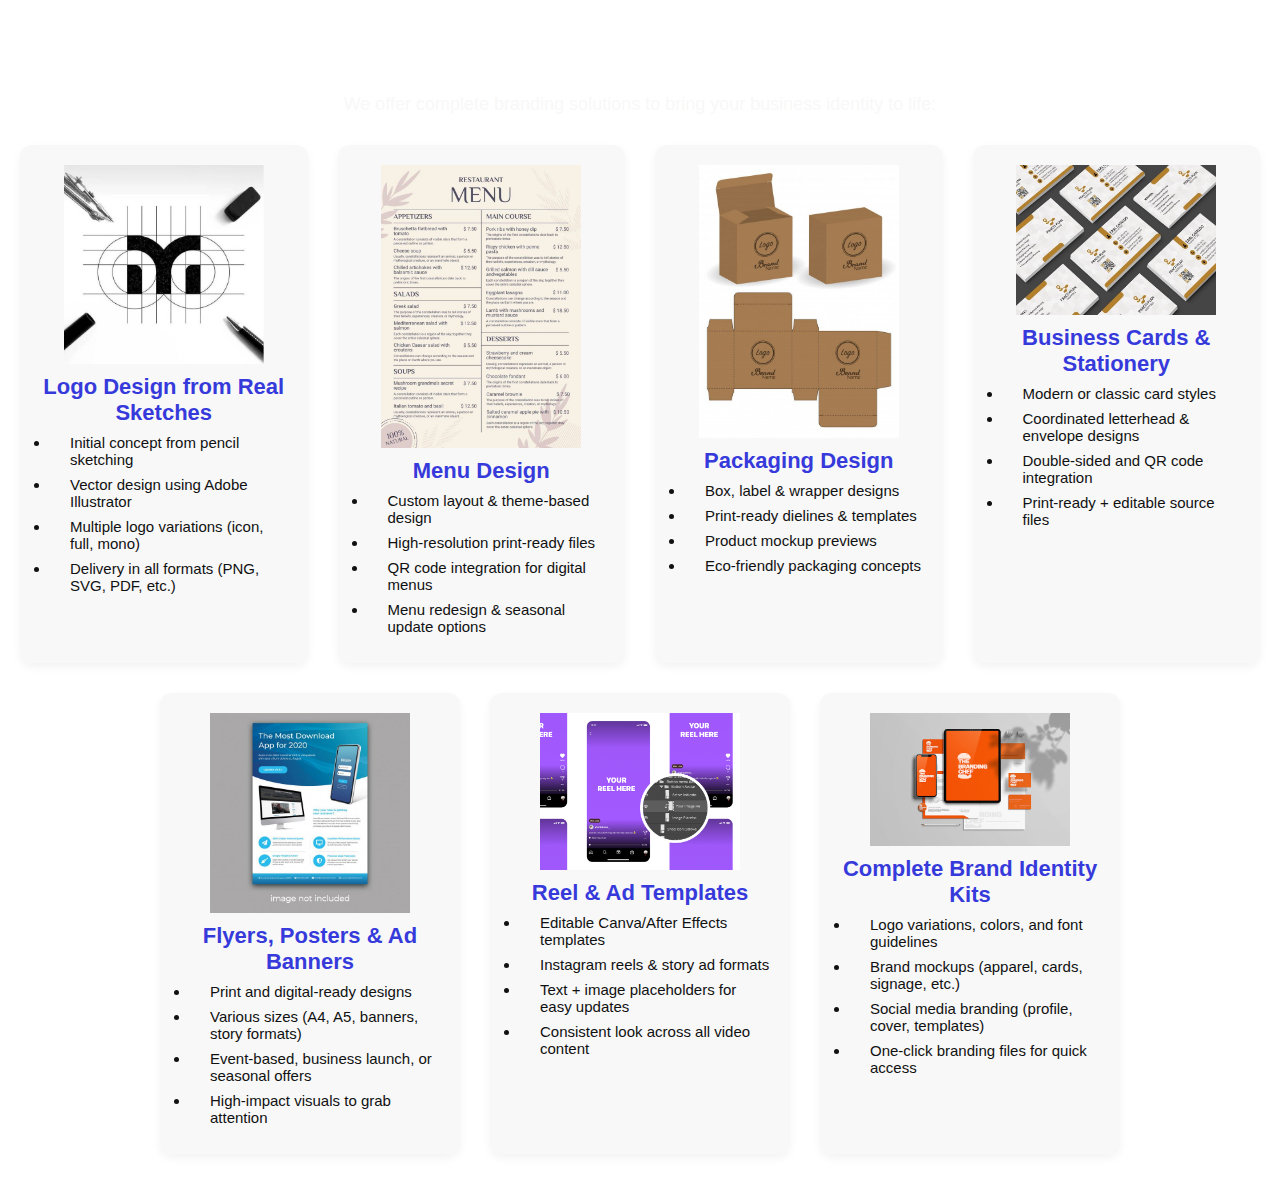
<file: serviceprogram3.html>
<!DOCTYPE html>
<html lang="en">
<head>
  <meta charset="UTF-8" />
  <meta name="viewport" content="width=device-width, initial-scale=1.0"/>
  <title>Branding & Design Services</title>
  <style>
    * {
      margin: 0;
      padding: 0;
      box-sizing: border-box;
    }

    body {
      font-family: sans-serif;
      background-color: #ffffff;
      overflow-x: hidden;
    }

    img {
      max-width: 100%;
      height: auto;
      display: block;
    }

    .services-container {
      padding: 40px 20px;
      background-image: url("https://png.pngtree.com/thumb_back/fh260/background/20230415/pngtree-website-technology-line-dark-background-image_2344719.jpg");
      background-size: cover;
      background-repeat: no-repeat;
      background-position: center;
      text-align: center;
    }

    h2 {
      font-size: 30px;
      font-weight: bold;
      color: #ffffff;
      margin-bottom: 20px;
    }

    p {
      font-size: 18px;
      color: #f8f8f8;
      margin-bottom: 30px;
    }

    .services-section {
      display: flex;
      flex-wrap: wrap;
      gap: 30px;
      justify-content: center;
      max-width: 1400px;
      margin: 0 auto;
    }

    .service-box {
      background-color: #f8f8f8;
      padding: 20px;
      border-radius: 12px;
      box-shadow: 0 4px 10px rgba(0, 0, 0, 0.05);
      flex: 1 1 calc(25% - 30px); /* 4 cards per row */
      max-width: 300px;
      min-width: 260px;
      text-align: center;
    }

    .service-box img {
      max-width: 200px;
      margin: 0 auto 10px;
    }

    .service-box h3 {
      font-size: 22px;
      color: #373adb;
      margin-bottom: 8px;
    }

    .service-box li {
      font-size: 15px;
      color: #101111;
      text-align: left;
      margin-bottom: 8px;
      padding-left: 20px;
    }

    ul {
      padding-left: 10px;
    }

    /* Tablets - 2 Cards Per Row */
    @media (max-width: 992px) {
      .service-box {
        flex: 1 1 calc(45% - 20px);
      }
    }

    /* Mobiles - 1 Card Per Row */
    @media (max-width: 600px) {
      .service-box {
        flex: 1 1 100%;
      }
    }
  </style>
</head>

<body>
  <section class="services-container">
    <h2>Branding & Design Services</h2>
    <p>We offer complete branding solutions to bring your business identity to life:</p>

    <div class="services-section">
      <div class="service-box">
        <img src="img/logodesign-img.jpg" alt="">
        <h3>Logo Design from Real Sketches</h3>
        <ul>
          <li>Initial concept from pencil sketching</li>
          <li>Vector design using Adobe Illustrator</li>
          <li>Multiple logo variations (icon, full, mono)</li>
          <li>Delivery in all formats (PNG, SVG, PDF, etc.)</li>
        </ul>
      </div>

      <div class="service-box">
        <img src="img/menu-img.jpg" alt="">
        <h3>Menu Design</h3>
        <ul>
          <li>Custom layout & theme-based design</li>
          <li>High-resolution print-ready files</li>
          <li>QR code integration for digital menus</li>
          <li>Menu redesign & seasonal update options</li>
        </ul>
      </div>

      <div class="service-box">
        <img src="img/packaging-img.jpg" alt="">
        <h3>Packaging Design</h3>
        <ul>
          <li>Box, label & wrapper designs</li>
          <li>Print-ready dielines & templates</li>
          <li>Product mockup previews</li>
          <li>Eco-friendly packaging concepts</li>
        </ul>
      </div>

      <div class="service-box">
        <img src="img/businesscard-img.jpg" alt="">
        <h3>Business Cards & Stationery</h3>
        <ul>
          <li>Modern or classic card styles</li>
          <li>Coordinated letterhead & envelope designs</li>
          <li>Double-sided and QR code integration</li>
          <li>Print-ready + editable source files</li>
        </ul>
      </div>

      <div class="service-box">
        <img src="img/poster-img.jpg" alt="">
        <h3>Flyers, Posters & Ad Banners</h3>
        <ul>
          <li>Print and digital-ready designs</li>
          <li>Various sizes (A4, A5, banners, story formats)</li>
          <li>Event-based, business launch, or seasonal offers</li>
          <li>High-impact visuals to grab attention</li>
        </ul>
      </div>

      <div class="service-box">
        <img src="img/reel-img.png" alt="">
        <h3>Reel & Ad Templates</h3>
        <ul>
          <li>Editable Canva/After Effects templates</li>
          <li>Instagram reels & story ad formats</li>
          <li>Text + image placeholders for easy updates</li>
          <li>Consistent look across all video content</li>
        </ul>
      </div>

      <div class="service-box">
        <img src="img/identity kit-img.jpg" alt="">
        <h3>Complete Brand Identity Kits</h3>
        <ul>
          <li>Logo variations, colors, and font guidelines</li>
          <li>Brand mockups (apparel, cards, signage, etc.)</li>
          <li>Social media branding (profile, cover, templates)</li>
          <li>One-click branding files for quick access</li>
        </ul>
      </div>
    </div>
  </section>
</body>
</html>
</file>
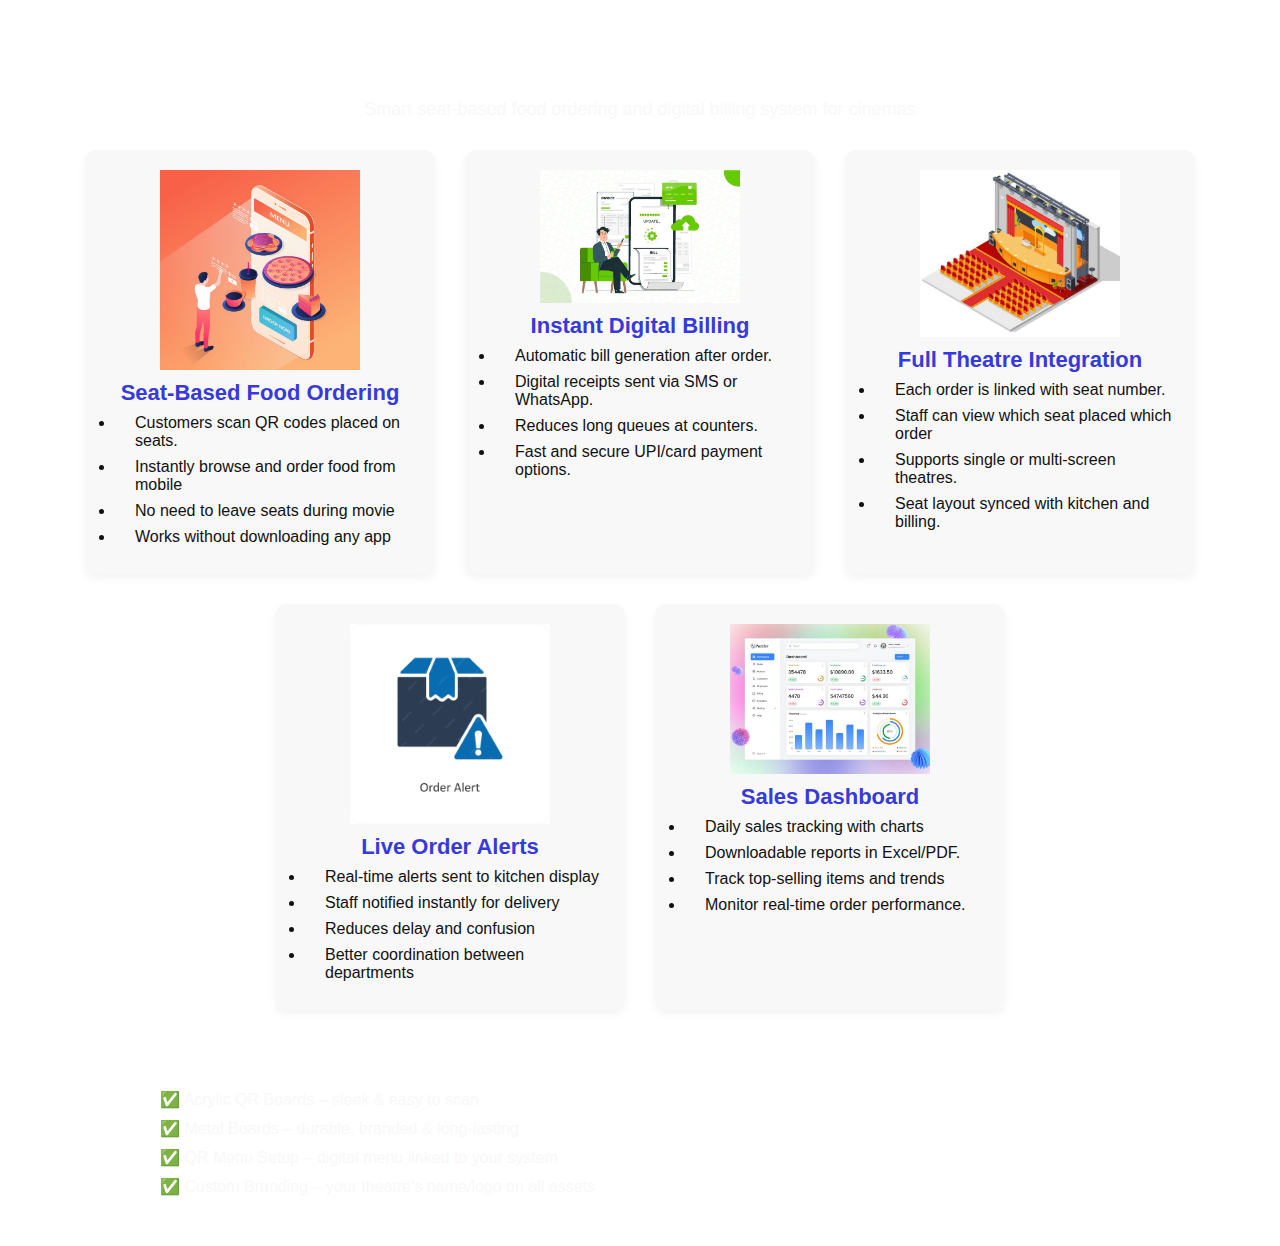
<file: serviceprogram4.html>
<!DOCTYPE html>
<html lang="en">
<head>
  <meta charset="UTF-8" />
  <meta name="viewport" content="width=device-width, initial-scale=1.0"/>
  <title>Program 4</title>
  <style>
    * {
      margin: 0;
      padding: 0;
      box-sizing: border-box;
    }

    body {
      overflow-x: hidden;
      font-family: sans-serif;
      background-color: #ffffff;
    }

    img {
      max-width: 100%;
      height: auto;
      display: block;
    }

    .services-container {
      padding: 40px 20px;
      background-image: url("https://t3.ftcdn.net/jpg/03/91/46/10/360_F_391461057_5P0BOWl4lY442Zoo9rzEeJU0S2c1WDZR.jpg");
      background-size: cover;
      background-repeat: no-repeat;
      text-align: center;
    }

    h2 {
      font-size: 30px;
      font-weight: bold;
      color: #ffffff;
      margin-bottom: 25px;
    }

    p {
      font-size: 18px;
      color: #f8f8f8;
      margin-bottom: 30px;
    }

    .services-section {
      display: flex;
      flex-wrap: wrap;
      justify-content: center;
      gap: 30px;
      max-width: 1200px;
      margin: 0 auto;
    }

    .service-box {
      background-color: #f8f8f8;
      padding: 20px;
      border-radius: 12px;
      box-shadow: 0 4px 10px rgba(0, 0, 0, 0.05);
      flex: 1 1 calc(33.33% - 30px); /* 3 cards per row */
      max-width: 350px;
    }

    .service-box img {
      max-width: 200px;
      margin: 0 auto 10px;
    }

    .service-box h3 {
      font-size: 22px;
      color: #373adb;
      margin-bottom: 8px;
      text-align: center;
    }

    .service-box li {
      font-size: 16px;
      color: #101111;
      text-align: left;
      margin-bottom: 8px;
      padding-left: 20px;
    }

    ul {
      padding-left: 10px;
    }

    .text-points {
      width: 100%;
      max-width: 1000px;
      margin: 40px auto 0;
      color: #f8f8f8;
      text-align: left;
    }

    .text-points h3 {
      text-align: start;
      color: #ffffff;
    }

    .text-points ul {
      list-style-type: none;
      padding: 0 20px;
      color: #f8f8f8;
      
    }

    .text-points li {
      margin-bottom: 10px;
      text-align: start;

    }

    /* Responsive: Tablet View */
    @media (max-width: 992px) {
      .service-box {
        flex: 1 1 calc(45% - 20px); /* 2 cards per row */
      }
    }

    /* Responsive: Mobile View */
    @media (max-width: 600px) {
      .service-box {
        flex: 1 1 100%; /* 1 card per row */
      }
    }
  </style>
</head>
<body>
  <section class="services-container">
    <h2>Billing Software – Theatre Food Ordering</h2>
    <p>Smart seat-based food ordering and digital billing system for cinemas</p>

    <div class="services-section">
      <div class="service-box">
        <img src="img/ordering-img.jpg" alt="">
        <h3>Seat-Based Food Ordering</h3>
        <ul>
          <li>Customers scan QR codes placed on seats.</li>
          <li>Instantly browse and order food from mobile</li>
          <li>No need to leave seats during movie</li>
          <li>Works without downloading any app</li>
        </ul>
      </div>

      <div class="service-box">
        <img src="img/billing-img.jpg" alt="">
        <h3>Instant Digital Billing</h3>
        <ul>
          <li>Automatic bill generation after order.</li>
          <li>Digital receipts sent via SMS or WhatsApp.</li>
          <li>Reduces long queues at counters.</li>
          <li>Fast and secure UPI/card payment options.</li>
        </ul>
      </div>

      <div class="service-box">
        <img src="img/thretre-img.jpg" alt="">
        <h3>Full Theatre Integration</h3>
        <ul>
          <li>Each order is linked with seat number.</li>
          <li>Staff can view which seat placed which order</li>
          <li>Supports single or multi-screen theatres.</li>
          <li>Seat layout synced with kitchen and billing.</li>
        </ul>
      </div>

      <div class="service-box">
        <img src="img/orderalert-img.jpg" alt="">
        <h3>Live Order Alerts</h3>
        <ul>
          <li>Real-time alerts sent to kitchen display</li>
          <li>Staff notified instantly for delivery</li>
          <li>Reduces delay and confusion</li>
          <li>Better coordination between departments</li>
        </ul>
      </div>

      <div class="service-box">
        <img src="img/sales-dashboard-img.jpg" alt="">
        <h3>Sales Dashboard</h3>
        <ul>
          <li>Daily sales tracking with charts</li>
          <li>Downloadable reports in Excel/PDF.</li>
          <li>Track top-selling items and trends</li>
          <li>Monitor real-time order performance.</li>
        </ul>
      </div>
    </div>

    <div class="text-points">
      <h3>We provide:</h3><br>
      <ul>
        <li>✅ Acrylic QR Boards – sleek & easy to scan</li>
        <li>✅ Metal Boards – durable, branded & long-lasting</li>
        <li>✅ QR Menu Setup – digital menu linked to your system</li>
        <li>✅ Custom Branding – your theatre’s name/logo on all assets</li>
      </ul>
    </div>
  </section>
</body>
</html>
</file>
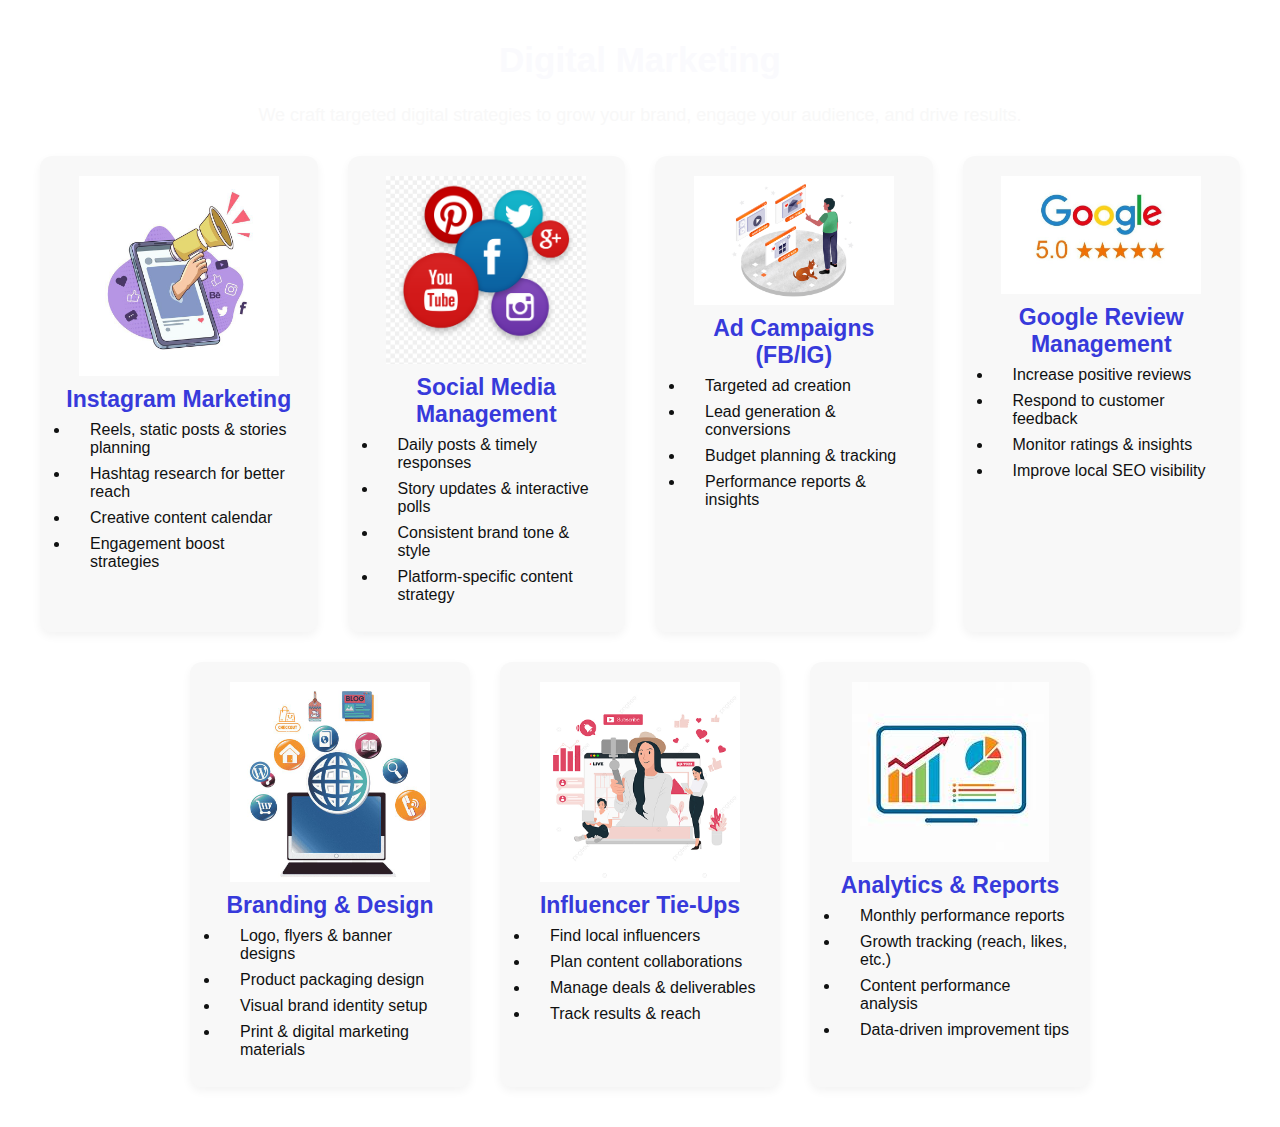
<file: serviceprogram5.html>
<!DOCTYPE html>
<html lang="en">
<head>
  <meta charset="UTF-8" />
  <meta name="viewport" content="width=device-width, initial-scale=1.0"/>
  <title>Program 5</title>
  <style>
    * {
      margin: 0;
      padding: 0;
      box-sizing: border-box;
    }

    body {
      overflow-x: hidden;
      font-family: sans-serif;
      background-color: #ffffff;
    }

    img {
      max-width: 100%;
      height: auto;
      display: block;
    }

    .services-container {
      padding: 40px 20px;
      text-align: center;
      background-image: url("https://images.freecreatives.com/wp-content/uploads/2016/04/Website-Backgrounds-For-Desktop.jpg");
      background-size: cover;
      background-repeat: no-repeat;
      background-position: center;
    }

    h2 {
      font-size: 35px;
      font-weight: bold;
      color: rgb(250, 250, 253);
      margin-bottom: 25px;
    }

    p {
      font-size: 18px;
      color: #f8f8f8;
      margin-bottom: 30px;
    }

    .services-section {
      display: flex;
      flex-wrap: wrap;
      justify-content: center;
      gap: 30px;
      max-width: 1200px;
      margin: 0 auto;
    }

    .service-box {
      background-color: #f8f8f8;
      padding: 20px;
      border-radius: 12px;
      box-shadow: 0 4px 10px rgba(0, 0, 0, 0.05);
      flex: 1 1 calc(25% - 30px); /* 4 in a row */
      min-width: 260px;
      max-width: 280px;
      box-sizing: border-box;
      text-align: center;
    }

    .service-box img {
      max-width: 200px;
      margin: 0 auto 10px auto;
    }

    .service-box h3 {
      font-size: 23px;
      margin-bottom: 8px;
      color: #373adb;
    }

    .service-box li {
      font-size: 16px;
      color: #101111;
      text-align: start;
      margin-bottom: 8px;
      padding-left: 20px;
    }

    ul {
      padding-left: 10px;
    }

    @media (max-width: 768px) {
      .service-box {
        flex: 1 1 100%;
      }
    }
  </style>
</head>
<body>
  <section class="services-container">
    <h2>Digital Marketing</h2>
    <p>We craft targeted digital strategies to grow your brand, engage your audience, and drive results.</p>

    <div class="services-section">

      <div class="service-box">
        <img src="img/instagram img.jpg" alt="">
        <h3>Instagram Marketing</h3>
        <ul>
          <li>Reels, static posts & stories planning</li>
          <li>Hashtag research for better reach</li>
          <li>Creative content calendar</li>
          <li>Engagement boost strategies</li>
        </ul>
      </div>

      <div class="service-box">
        <img src="img/social media.png" alt="">
        <h3>Social Media Management</h3>
        <ul>
          <li>Daily posts & timely responses</li>
          <li>Story updates & interactive polls</li>
          <li>Consistent brand tone & style</li>
          <li>Platform-specific content strategy</li>
        </ul>
      </div>

      <div class="service-box">
        <img src="img/ad campaigns img.webp" alt="">
        <h3>Ad Campaigns (FB/IG)</h3>
        <ul>
          <li>Targeted ad creation</li>
          <li>Lead generation & conversions</li>
          <li>Budget planning & tracking</li>
          <li>Performance reports & insights</li>
        </ul>
      </div>

      <div class="service-box">
        <img src="img/Google review img.jpg" alt="">
        <h3>Google Review Management</h3>
        <ul>
          <li>Increase positive reviews</li>
          <li>Respond to customer feedback</li>
          <li>Monitor ratings & insights</li>
          <li>Improve local SEO visibility</li>
        </ul>
      </div>

      <div class="service-box">
        <img src="img/branding img.jpg" alt="">
        <h3>Branding & Design</h3>
        <ul>
          <li>Logo, flyers & banner designs</li>
          <li>Product packaging design</li>
          <li>Visual brand identity setup</li>
          <li>Print & digital marketing materials</li>
        </ul>
      </div>

      <div class="service-box">
        <img src="img/influencer img.jpg" alt="">
        <h3>Influencer Tie-Ups</h3>
        <ul>
          <li>Find local influencers</li>
          <li>Plan content collaborations</li>
          <li>Manage deals & deliverables</li>
          <li>Track results & reach</li>
        </ul>
      </div>

      <div class="service-box">
        <img src="img/Analytics & Reports img.jpg" alt="">
        <h3>Analytics & Reports</h3>
        <ul>
          <li>Monthly performance reports</li>
          <li>Growth tracking (reach, likes, etc.)</li>
          <li>Content performance analysis</li>
          <li>Data-driven improvement tips</li>
        </ul>
      </div>

    </div>
  </section>
</body>
</html>
</file>
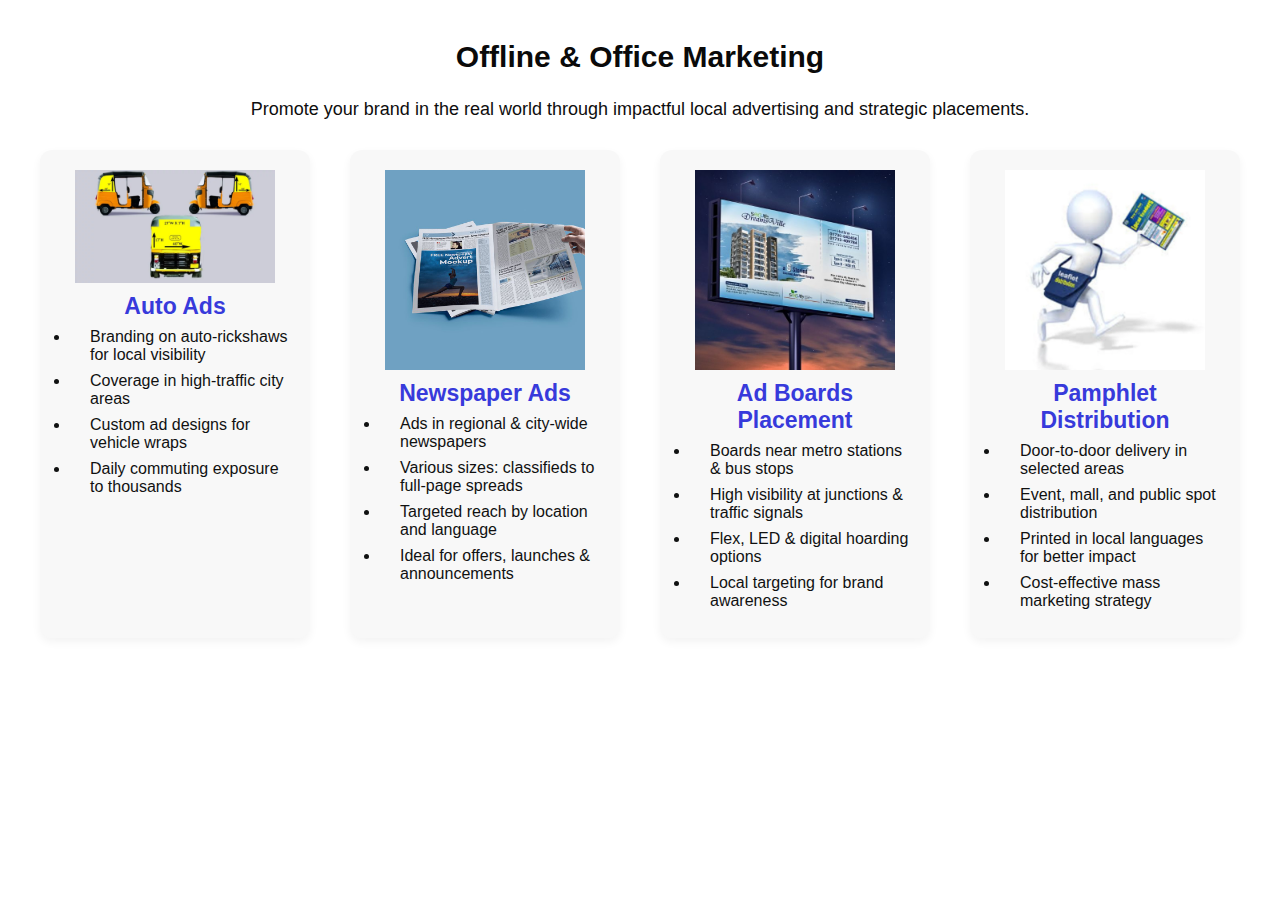
<file: serviceprogram6.html>
<!DOCTYPE html>
<html lang="en">
<head>
  <meta charset="UTF-8" />
  <meta name="viewport" content="width=device-width, initial-scale=1.0"/>
  <title>Program 6</title>
  <style>
    /* RESET and GLOBAL styles */
    * {
      margin: 0;
      padding: 0;
      box-sizing: border-box;
    }

    body {
      overflow-x: hidden;
      font-family: sans-serif;
      background-color: #ffffff;
    }

    img {
      max-width: 100%;
      height: auto;
      display: block;
    }

    .services-container {
      padding: 40px 20px;
      text-align: center;
      background-image: url("https://st4.depositphotos.com/6504442/20621/v/450/depositphotos_206214768-stock-illustration-light-blue-vector-cover-spots.jpg");
      background-size: cover;
      background-repeat: no-repeat;
      background-position: center;
    }

    h2 {
      font-size: 30px;
      font-weight: bold;
      color: rgb(10, 10, 10);
      text-align: center;
      margin-bottom: 25px;
    }

    p {
      font-size: 18px;
      text-align: center;
      color: #0e0d0d;
      margin-bottom: 30px;
    }

    .services-section {
      display: flex;
      justify-content: center;
      gap: 40px;
      flex-wrap: wrap;
      width: 100%;
      max-width: 1200px;
      margin: 0 auto;
    }

    .service-box {
      background-color: #f8f8f8;
      padding: 20px;
      border-radius: 12px;
      box-shadow: 0 4px 10px rgba(0, 0, 0, 0.05);
      flex: 1 1 calc(25% - 30px); /* 4 per row */
      min-width: 250px;
      max-width: 280px;
      box-sizing: border-box;
      text-align: center;
    }

    .service-box img {
      width: 100%;
      max-width: 200px;
      margin: 0 auto 10px auto;
    }

    .service-box h3 {
      font-size: 23px;
      margin-bottom: 8px;
      color: #373adb;
      text-align: center;
    }

    .service-box li {
      font-size: 16px;
      color: #101111;
      text-align: start;
      margin-bottom: 8px;
      padding-left: 20px;
    }

    ul {
      padding-left: 10px;
    }

    .text-points {
      color: black;
      text-align: start;
    }

    .text-points ul {
      list-style-type: none;
    }

    @media (max-width: 768px) {
      .services-container {
        padding: 20px 10px;
      }

      .service-box {
        flex: 1 1 100%;
        text-align: center;
      }

      .service-box h3 {
        font-size: 22px;
      }

      .service-box li {
        font-size: 15px;
        text-align: start;
        margin: 5px;
      }

      .text-points {
        color: white;
      }

      h3 {
        text-align: center;
      }
    }
  </style>
</head>

<body>
  <section class="services-container">
    <h2>Offline & Office Marketing</h2>
    <p>Promote your brand in the real world through impactful local advertising and strategic placements.</p>

    <div class="services-section">

      <div class="service-box">
        <img src="img/autoads-img.webp" alt="Auto Ads">
        <h3>Auto Ads</h3>
        <ul>
          <li>Branding on auto-rickshaws for local visibility</li>
          <li>Coverage in high-traffic city areas</li>
          <li>Custom ad designs for vehicle wraps</li>
          <li>Daily commuting exposure to thousands</li>
        </ul>
      </div>

      <div class="service-box">
        <img src="img/newspaper-img.jpg" alt="Newspaper Ads">
        <h3>Newspaper Ads</h3>
        <ul>
          <li>Ads in regional & city-wide newspapers</li>
          <li>Various sizes: classifieds to full-page spreads</li>
          <li>Targeted reach by location and language</li>
          <li>Ideal for offers, launches & announcements</li>
        </ul>
      </div>

      <div class="service-box">
        <img src="img/adboards-img.jpg" alt="Ad Boards">
        <h3>Ad Boards Placement</h3>
        <ul>
          <li>Boards near metro stations & bus stops</li>
          <li>High visibility at junctions & traffic signals</li>
          <li>Flex, LED & digital hoarding options</li>
          <li>Local targeting for brand awareness</li>
        </ul>
      </div>

      <div class="service-box">
        <img src="img/pmple-img.webp" alt="Pamphlets">
        <h3>Pamphlet Distribution</h3>
        <ul>
          <li>Door-to-door delivery in selected areas</li>
          <li>Event, mall, and public spot distribution</li>
          <li>Printed in local languages for better impact</li>
          <li>Cost-effective mass marketing strategy</li>
        </ul>
      </div>

    </div>
  </section>
</body>
</html>
</file>
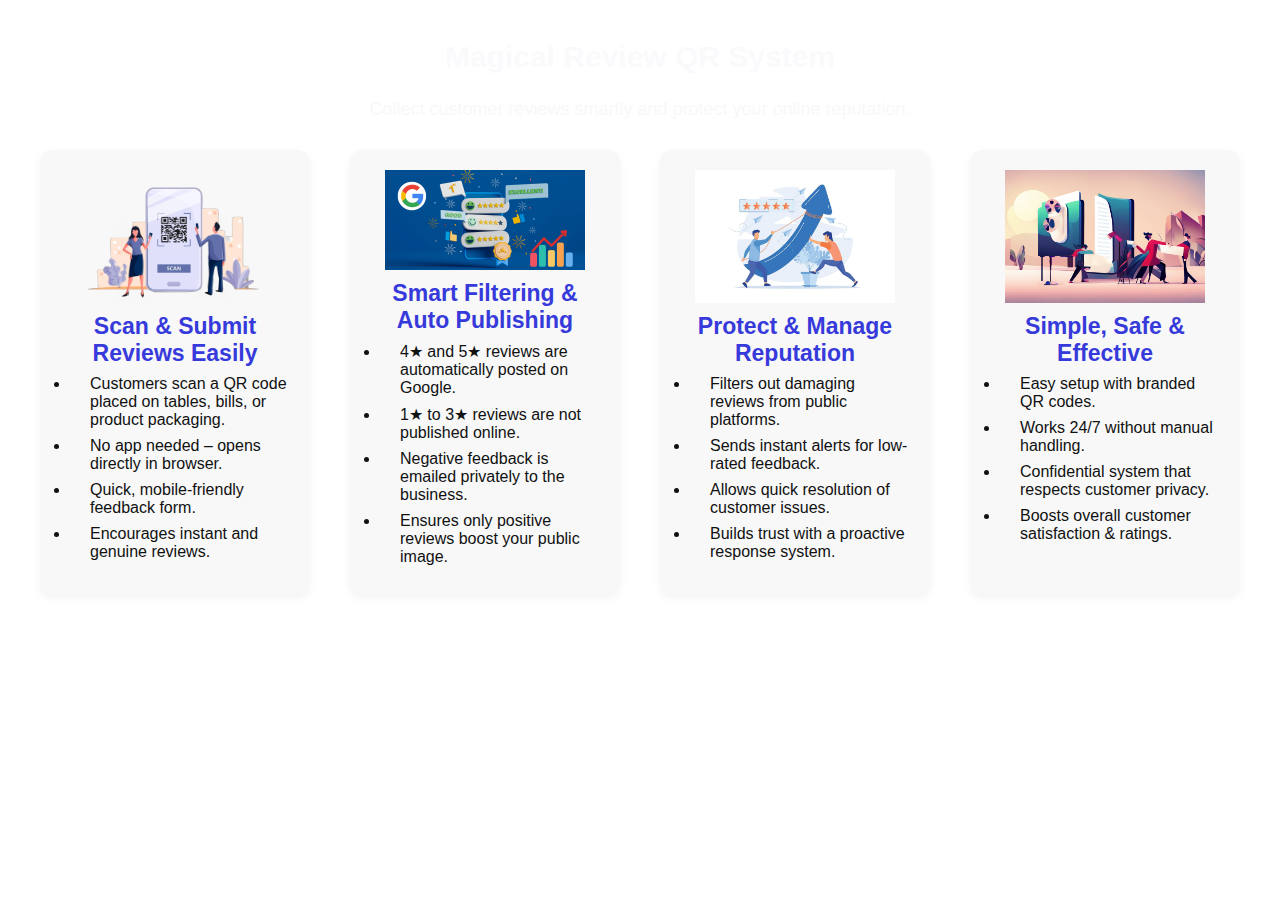
<file: serviceprogram7.html>
<!DOCTYPE html>
<html lang="en">
<head>
  <meta charset="UTF-8">
  <meta name="viewport" content="width=device-width, initial-scale=1.0">
  <title>Program 7</title>
  <style>
    /* RESET and GLOBAL styles */
    * {
      margin: 0;
      padding: 0;
      box-sizing: border-box;
    }

    body {
      overflow-x: hidden;
      font-family: sans-serif;
      background-color: #ffffff;
    }

    img {
      max-width: 100%;
      height: auto;
      display: block;
    }

    /* Services Container */
    .services-container {
      padding: 40px 20px;
      background-color: #ffffff;
      text-align: center;
      background-image: url("https://img.freepik.com/premium-photo/cybersecurity-data-protection-digital-technology-background-has-small-fractal-binary-code_371307-116.jpg");
      background-size: cover;
      background-repeat: no-repeat;
      background-position: center;
    }

    /* Heading & Paragraph */
    h2 {
      font-size: 30px;
      font-weight: bold;
      color: rgb(250, 250, 253);
      text-align: center;
      margin-bottom: 25px;
    }

    p {
      font-size: 18px;
      text-align: center;
      color: #f8f8f8;
      margin-bottom: 30px;
    }

    /* Flex layout for cards */
    .services-section {
      display: flex;
      justify-content: center;
      gap: 40px;
      flex-wrap: wrap;
      width: 100%;
      max-width: 1200px;
      margin: 0 auto;
    }

    .service-box {
      background-color: #f8f8f8;
      padding: 20px;
      border-radius: 12px;
      box-shadow: 0 4px 10px rgba(0, 0, 0, 0.05);
      flex: 1 1 calc(25% - 30px); /* 4 per row */
      min-width: 250px;
      max-width: 280px;
      box-sizing: border-box;
      text-align: center;
    }

    .service-box img {
      width: 100%;
      max-width: 200px;
      margin: 0 auto 10px auto;
    }

    .service-box h3 {
      font-size: 23px;
      margin-bottom: 8px;
      color: #373adb;
      text-align: center;
    }

    .service-box li {
      font-size: 16px;
      color: #101111;
      text-align: start;
      margin-bottom: 8px;
      padding-left: 20px;
    }

    ul {
      padding-left: 10px;
    }

    .text-points {
      color: black;
      text-align: start;
    }

    .text-points ul {
      list-style-type: none;
    }

    /* Responsive: Mobile View */
    @media (max-width: 768px) {
      .services-container {
        padding: 20px 10px;
      }

      .service-box {
        flex: 1 1 100%;
        text-align: center;
      }

      .service-box h3 {
        font-size: 22px;
      }

      .service-box li {
        font-size: 15px;
        text-align: start;
        margin: 5px;
      }

      .text-points {
        color: white;
      }

      h3 {
        text-align: center;
      }
    }
  </style>
</head>
<body>
  <section class="services-container">
    <h2>Magical Review QR System</h2>
    <p>Collect customer reviews smartly and protect your online reputation.</p>

    <div class="services-section">
      <div class="service-box">
        <img src="img/scan-img.webp" alt="Scan QR">
        <h3>Scan & Submit Reviews Easily</h3>
        <ul>
          <li>Customers scan a QR code placed on tables, bills, or product packaging.</li>
          <li>No app needed – opens directly in browser.</li>
          <li>Quick, mobile-friendly feedback form.</li>
          <li>Encourages instant and genuine reviews.</li>
        </ul>
      </div>

      <div class="service-box">
        <img src="img/reviews-img.png" alt="Auto Publish">
        <h3>Smart Filtering & Auto Publishing</h3>
        <ul>
          <li>4★ and 5★ reviews are automatically posted on Google.</li>
          <li>1★ to 3★ reviews are not published online.</li>
          <li>Negative feedback is emailed privately to the business.</li>
          <li>Ensures only positive reviews boost your public image.</li>
        </ul>
      </div>

      <div class="service-box">
        <img src="img/Protect & Manage Reputation-img.jpg" alt="Reputation">
        <h3>Protect & Manage Reputation</h3>
        <ul>
          <li>Filters out damaging reviews from public platforms.</li>
          <li>Sends instant alerts for low-rated feedback.</li>
          <li>Allows quick resolution of customer issues.</li>
          <li>Builds trust with a proactive response system.</li>
        </ul>
      </div>

      <div class="service-box">
        <img src="img/simpe-img.png" alt="Simple & Safe">
        <h3>Simple, Safe & Effective</h3>
        <ul>
          <li>Easy setup with branded QR codes.</li>
          <li>Works 24/7 without manual handling.</li>
          <li>Confidential system that respects customer privacy.</li>
          <li>Boosts overall customer satisfaction & ratings.</li>
        </ul>
      </div>
    </div>
  </section>
</body>
</html>
</file>
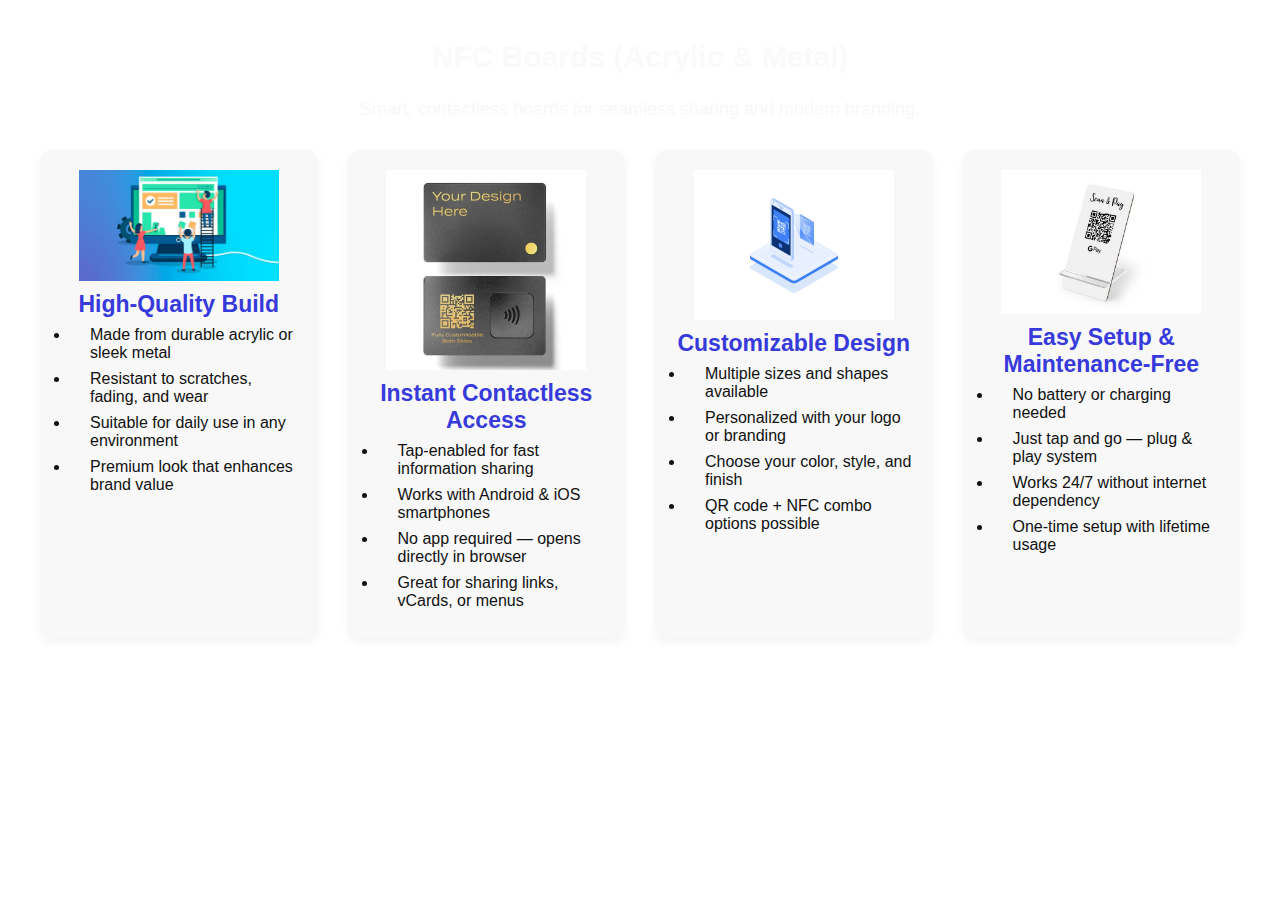
<file: serviceprogram8.html>
<!DOCTYPE html>
<html lang="en">
<head>
  <meta charset="UTF-8" />
  <meta name="viewport" content="width=device-width, initial-scale=1.0"/>
  <title>Program 7</title>
  <style>
    * {
      margin: 0;
      padding: 0;
      box-sizing: border-box;
    }

    body {
      overflow-x: hidden;
      font-family: sans-serif;
      background-color: #ffffff;
    }

    img {
      max-width: 100%;
      height: auto;
      display: block;
    }

    .services-container {
      padding: 40px 20px;
      text-align: center;
      background-image: url("https://static.vecteezy.com/system/resources/previews/015/187/165/non_2x/world-map-connection-futuristic-modern-website-background-or-cover-page-for-technology-and-finance-concept-and-education-future-company-vector.jpg");
      background-size: cover;
      background-repeat: no-repeat;
    }

    h2 {
      font-size: 30px;
      font-weight: bold;
      color: rgb(250, 250, 253);
      text-align: center;
      margin-bottom: 25px;
    }

    p {
      font-size: 18px;
      text-align: center;
      color: #f8f8f8;
      margin-bottom: 30px;
    }

    /* FLEX CONTAINER FOR 4-CARD LAYOUT */
    .services-section {
      display: flex;
      flex-wrap: wrap;
      justify-content: center;
      gap: 30px;
      max-width: 1200px;
      margin: 0 auto;
    }

    .service-box {
      background-color: #f8f8f8;
      padding: 20px;
      border-radius: 12px;
      box-shadow: 0 4px 10px rgba(0, 0, 0, 0.05);
      flex: 1 1 calc(25% - 30px); /* 4 cards per row */
      min-width: 250px;
      max-width: 280px;
      box-sizing: border-box;
      text-align: center;
    }

    .service-box img {
      width: 100%;
      max-width: 200px;
      margin: 0 auto 10px auto;
    }

    .service-box h3 {
      font-size: 23px;
      margin-bottom: 8px;
      color: #373adb;
      text-align: center;
    }

    .service-box li {
      font-size: 16px;
      color: #101111;
      text-align: start;
      margin-bottom: 8px;
      padding-left: 20px;
    }

    ul {
      padding-left: 10px;
    }

    .text-points {
      color: black;
      text-align: start;
    }

    .text-points ul {
      list-style-type: none;
    }

    @media (max-width: 768px) {
      .services-container {
        padding: 20px 10px;
      }

      .service-box {
        flex: 1 1 100%;
        text-align: center;
      }

      .service-box h3 {
        font-size: 22px;
      }

      .service-box li {
        font-size: 15px;
        text-align: start;
        margin: 5px;
      }

      .text-points {
        color: white;
      }

      h3 {
        text-align: center;
      }
    }
  </style>
</head>
<body>
  <section class="services-container">
    <h2>NFC Boards (Acrylic & Metal)</h2>
    <p>Smart, contactless boards for seamless sharing and modern branding.</p>

    <div class="services-section">
      <div class="service-box">
        <img src="img/high-quality-img.jpg" alt="">
        <h3>High-Quality Build</h3>
        <ul>
          <li>Made from durable acrylic or sleek metal</li>
          <li>Resistant to scratches, fading, and wear</li>
          <li>Suitable for daily use in any environment</li>
          <li>Premium look that enhances brand value</li>
        </ul>
      </div>

      <div class="service-box">
        <img src="img/Instant Contactless Access-img.webp" alt="">
        <h3>Instant Contactless Access</h3>
        <ul>
          <li>Tap-enabled for fast information sharing</li>
          <li>Works with Android & iOS smartphones</li>
          <li>No app required — opens directly in browser</li>
          <li>Great for sharing links, vCards, or menus</li>
        </ul>
      </div>

      <div class="service-box">
        <img src="img/Customizable Design-img.gif" alt="">
        <h3>Customizable Design</h3>
        <ul>
          <li>Multiple sizes and shapes available</li>
          <li>Personalized with your logo or branding</li>
          <li>Choose your color, style, and finish</li>
          <li>QR code + NFC combo options possible</li>
        </ul>
      </div>

      <div class="service-box">
        <img src="img/Easy Setup-img.jpg" alt="">
        <h3>Easy Setup & Maintenance-Free</h3>
        <ul>
          <li>No battery or charging needed</li>
          <li>Just tap and go — plug & play system</li>
          <li>Works 24/7 without internet dependency</li>
          <li>One-time setup with lifetime usage</li>
        </ul>
      </div>
    </div>
  </section>
</body>
</html>
</file>
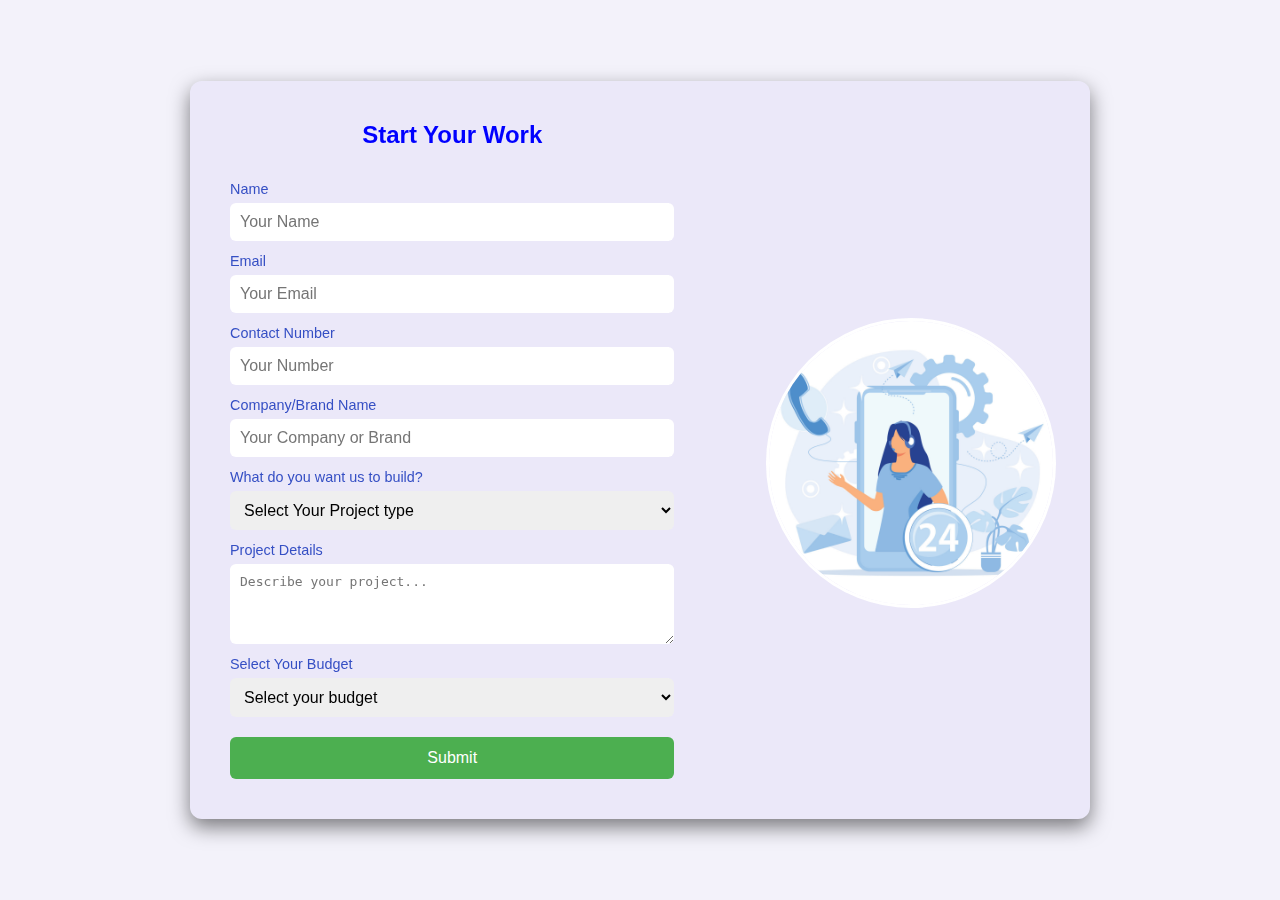
<file: start.html>
<!DOCTYPE html>
<html lang="en">
<head>
  <meta charset="UTF-8" />
  <meta name="viewport" content="width=device-width, initial-scale=1.0"/>
  <title>Start Your Work</title>
  
  <style>
    * {
      margin: 0;
      padding: 0;
      box-sizing: border-box;
    }

    body {
      font-family: 'Arial', sans-serif;
      background:rgb(243, 242, 250);
      color: rgb(53, 79, 196);
      min-height: 100vh;
      display: flex;
      align-items: center;
      justify-content: center;
      padding: 20px;
    }

    .container {
      display: flex;
      flex-direction: row;
      background: rgba(92, 59, 240, 0.05);
      border-radius: 12px;
      padding: 40px;
      box-shadow: 0 8px 20px rgba(0, 0, 0, 0.5);
      backdrop-filter: blur(10px);
      width: 100%;
      max-width: 900px;
      margin: auto;
      gap: 20px;
    }
    h2{
      text-align: center;
      color: blue;
    }

    .form-box {
      flex: 1;
    }

    .form-box h2 {
      margin-bottom: 20px;
    }

    form {
      display: flex;
      flex-direction: column;
    }

    label {
      margin-top: 12px;
      font-size: 0.9em;
    }

    input,
    select,
    textarea {
      margin-top: 6px;
      padding: 10px;
      border: none;
      border-radius: 6px;
      font-size: 1em;
      width: 100%;
      box-sizing: border-box;
    }

    button {
      margin-top: 20px;
      padding: 12px;
      background-color: #4CAF50;
      color: white;
      border: none;
      border-radius: 6px;
      font-size: 1em;
      cursor: pointer;
    }
   

    .team-images {
      position: relative;
      flex: 0.8;
      display: flex;
      align-items: center;
      justify-content: center;
    }

    .team-images img {
      border-radius: 50%;
      width: 290px;
      height: 290px;
      object-fit: cover;
      border: 3px solid white;
      position: absolute;
      transition: transform 0.3s ease;
    }

    .img2 {
      top: 30%;
      left: 20%;
    }

    .team-images img:hover {
      transform: scale(1.1);
    }

    /* ✅ Responsive Layout Fix */
    @media (max-width: 768px) {
      .container {
        flex-direction: column;
        align-items: stretch;
        padding: 20px;
      }

      .form-box {
        width: 100%;
      }

      .team-images {
        display: none; /* Hides image on small screens */
      }

      input,
      select,
      textarea,
      button {
        font-size: 1em;
      }
    }

    @media (max-width: 600px) {
      input,
      select,
      textarea {
        font-size: 0.95em;
      }

      button {
        font-size: 0.95em;
        padding: 10px;
      }
    }
  </style>
</head>
<body>

  <div class="container">
    <div class="form-box">
      <h2>Start Your Work</h2>
      
      <form action="https://api.web3forms.com/submit" method="POST">
        <!-- Replace with your Access Key -->
        <input type="hidden" name="access_key" value="e1e20ffd-f652-4781-87b0-42698383f98a">

        <label for="name">Name</label>
        <input type="text" id="name" name="name" placeholder="Your Name" required />

        <label for="email">Email</label>
        <input type="email" id="email" name="email" placeholder="Your Email" required />

        <label for="contact">Contact Number</label>
        <input type="contact" id="contact" name="contact" placeholder="Your Number" required />

        <label for="company">Company/Brand Name</label>
        <input type="text" id="company" name="company" placeholder="Your Company or Brand" />

        <label for="build">What do you want us to build?</label>
        <select id="build" name="build">
          <option value="Disable Selected">Select Your Project type</option>
          <option value="website">Digital Marketing</option>
          <option value="mobile">Theatre Billing Software</option>
          <option value="website">NFC Boards(Acrylic & Metal)</option>
          <option value="mobile">Magical Review QR System</option>
          <option value="website">Offline Marketing(Auto ads, newspapers,etc..)</option>
          <option value="mobile">Branding & Design (Logo, Menu,Packaging, etc..)</option> 
          <option value="website">Website Design & Development</option>
          <option value="mobile">Mobile App Development(Android, IOS,Tab)</option>
        </select>

        <label for="details">Project Details</label>
        <textarea id="details" rows="4" name="Project_details" placeholder="Describe your project..."></textarea>
        
        <label for="budget">Select Your Budget</label>
        <select id="budget" name="budget">
          <option value="Disable Selected">Select your budget</option>
          <option value="15k">15000-25000</option>
          <option value="25k">25000-35000</option>
          <option value="35k">35000+</option>
          <option value="other">other</option>     
        </select>
        <!--Hidden input box for other-->
        
        <button type="submit">Submit</button>
      </form>
   
    </div>

    <div class="team-images"> 
      <img src="img/contact logo.jpg" class="img2" alt="Team member" />
    </div>
  </div>
</body>
</html>
</file>
<file: style.css>
/* Reset and base styles */
html,body{
  margin:0;
  padding:0;
  overflow-x:hidden;
}
* {
 
  box-sizing: border-box;
  font-family: 'Segoe UI', sans-serif;
}

body {
  background: #f9f9f9;
}

header {
  background-color: white;
  padding: 10px 10px;
  box-shadow: 0 2px 8px rgba(0, 0, 0, 0.05);
  position: sticky;
  top: 0;
  z-index: 999;
}

/* Navbar layout */
.nav-bar {
  display: flex;
  justify-content: space-between;
  align-items: center;
  flex-wrap: wrap;
  
}

/* Logo */
.logo-image{
  width: 60px;
  height: 60px;
}
.logo {
  display: flex;
  align-items: center;
  font-size: 24px;
  font-weight: bold;
  color: #333;
}

.logo span {
  color: #3e34ca;
}


/* Hamburger hidden by default */
.hamburger {
  display: none;
  font-size: 28px;
  cursor: pointer;
  color: #333;
}

/* Links container - default desktop */
.navbar-links {
  display: flex;
  align-items: center;
  gap: 25px;
}

.a-element {
  text-decoration: none;
  color: #333;
  font-weight: bold;
  transition: color 0.3s;
}

.a-element:hover {
  color: #3d11b6;
}

.a-element:last-child {
  background-color:#3e34ca;
  color: white;
  padding: 8px 16px;
  border-radius: 30px;
  font-weight: bold;
  text-align: center;
}

.a-element:last-child:hover {
  background-color: #534dde;
}

/* ✅ Responsive */
@media (max-width: 768px) {
  .hamburger {
    display: block;
    margin-left: 10px;
  
  }
  .logo {
    margin-right: 40px;
    font-size: 20px;
  
   }
  .navbar-links {
    display: none;
    flex-direction: column;
    position: absolute;
    top: 70px;
    right: 20px;
    background-color: rgb(255, 255, 255);
    width: 200px;
    padding: 20px;
    box-shadow: -2px 4px 8px rgba(0, 0, 0, 0.1);
    z-index: 999;
  }

  .navbar-links.show {
    display: flex;
  }

  .a-element {
    padding: 10px 0;
  }

  .a-element:last-child {
    width: 100%;
    text-align: center;
  }

}
/* Home Section */
.home-section {
  position: relative;
  text-align: center;
  padding: 60px 60px;
  background-size: 500px;
  color: rgb(250, 247, 247);
}

/* Overlay */
.home-section::before {
  content: '';
  position: absolute;
  top: 0; left: 0;
  width: 100%;
  height: 100%;
  background-image: url("img/home\ logo.jpg");
  background-size: cover;
  background-position:center; 
  z-index: 1;
  background-color: rgba(0, 0, 0, 0.03);
}

/* Text Content */
.home-content {
  position: relative;
  z-index: 2;
  max-width: 700px;
  margin: auto;
  padding: 20px;
}

.home-content h1 {
  font-size: 2.5rem;
  margin-bottom: 20px;
 
}

.home-content p {
  font-size: 1.1rem;
  margin-bottom: 30px;
  line-height: 1.6;
 
}

/* Buttons */
.home-buttons .btn {
  display: inline-block;
  padding: 10px 14px;
  border-radius: 6px;
  margin: 10px;
  font-weight: bold;
  text-decoration: none;
  transition: 0.3s ease;
}

.home-buttons .primary {
  background-color: white;
  color: #3e34ca;
}

.home-buttons .secondary {
  
  background-color: white;
  color:#3e34ca;;
 
}

/* Mobile Responsive */
@media (max-width: 768px) {
  .home-content h1 {
    font-size: 35px;
    
  }
  .home-section{
    padding: 50px 20px;
  }

  .home-content p {
    font-size: 15px;
  }

  .nav-links {
    display: none;
  }

  .get-quote-btn {
    font-size: 14px;
    padding: 6px 12px;
  }
  

  .home-buttons .btn {
    width: 70%;
    max-width: 250px;
  }
}

/*service-section*/
* {
  margin: 0;
  padding: 0;
  box-sizing: border-box;
}

body {
  font-family: 'Segoe UI', sans-serif;
  background-color: #f8f9ff;
  color: #333;
  padding: 1rem;
  background-size: 100%;
  background-image: url("https://i.ytimg.com/vi/Fmdbcf5qVjk/maxresdefault.jpg");
}

.services-section {
  text-align: center;
  padding: 2rem 1rem;
  font-size: 15px;
}

.services-section h2 {
  font-size: 2rem;
  color: #5a4fcf;
}

.services-section .description {
  margin: 0.5rem auto 2rem;
  max-width: 600px;
  color: #666;
}

.services-container {
  display: flex;
  flex-wrap: wrap;
  justify-content: center;
  gap: 1.5rem;
}

.service-card {
  background: white;
  border-radius: 12px;
  box-shadow: 0 6px 20px rgba(0, 0, 0, 0.08);
  padding: 1.5rem;
  max-width: 280px;
  flex: 1 1 280px;
  transition: transform 0.3s ease;
}

.service-card:hover {
  transform: translateY(-5px);
}

.service-card .icon {
  font-size: 2rem;
  margin-bottom: 1rem;
  color: #5a4fcf;
}

.service-card h3 {
  font-size: 1.2rem;
  margin-bottom: 0.75rem;
}

.service-card p {
  font-size: 0.95rem;
  margin-bottom: 1rem;
  color: #555;
}

.service-card a {
  text-decoration: none;
  color: #5a4fcf;
  font-weight: bold;
}

@media (max-width: 768px) {
  .services-container {
    flex-direction: column;
    align-items: center;
  }
  
}

/*counter section*/


    * {
      margin: 0;
      padding: 0;
      box-sizing: border-box;
    }

    body {
      font-family: 'Segoe UI', Tahoma, Geneva, Verdana, sans-serif;
      background-color: #f4f4f4;
    }

    .stats-section {
      background: linear-gradient(to right, #6a11cb, #2575fc);
      background-image: url("img/bg\ img.avif");
      color: rgb(245, 245, 245);
      padding: 20px 20px;
      display: flex;
      flex-wrap: nowrap;
      justify-content: center;
      text-align: center;
    
    }

    .stat-box {
      flex: 1 1 200px;
      margin: 10px;
      max-width: 25000px;
      padding: 10px;
      background-color: rgba(66, 65, 65, 0.08);
      border-radius: 50%;
      box-shadow: 0 4px 4px rgba(214, 30, 30, 0.1);
      transition: transform 0.3s ease;
      font-size: 35px;
      
    
     
    }

    .stat-box:hover {
      transform: translateY(-5px);
    }

    .stat-number {
      font-size: 48px;
      font-weight: bold;
      margin-bottom: 10px;
    }

    .stat-label {
      font-size: 18px;
    }

    @media (max-width: 768px) {
      .stats-section {
        flex-direction: column;
        align-items: center;
        padding: 10px 10px;
      }

      .stat-box {
        width: 70%;
        margin: 10px 0;
        font-size: 28px;
      }

      .stat-number {
        font-size: 40px;
      }

      .stat-label {
        font-size: 16px;
      }
    }


/*Why-choose section*/

body {
  font-family: Arial, sans-serif;
  margin: 0;
  padding: 0;
  
}

.why-choose-section {
  display: flex;
  justify-content: space-between;
  align-items: flex-start;
  padding: 40px;
  gap: 40px;
background-size: 100%;
  background-image: url("https://i.ytimg.com/vi/Fmdbcf5qVjk/maxresdefault.jpg");
}

.text-content {
  flex: 1;
}

.text-content h2 {
  color: #1a3fc7;
  font-size: 28px;
  margin-bottom: 20px;
}

.text-content p {
  font-size: 15px;
  line-height: 1.6;
  margin-bottom: 20px;
  color: #333;
  text-align: start;

  
}

.text-content ul {
  list-style: none;
  padding-left: 0;
}

.text-content li {
  margin-bottom: 10px;
  text-align: start;
}

.text-content li::before {
  content: "✅ ";
  color: green;
  
}


.blue-box {
  flex: 1;
  background-color: #1a3fc7;
  color: white;
  padding: 60px;
  border-radius: 10px;
  box-shadow: 0 4px 10px rgba(0, 0, 0, 0.1);
  text-align: center;
  width: 50%;
  padding: 80px 20px;
  position: relative;
  top:100px;
 
}

.blue-box h3 {
  margin: 0 0 10px 0;
  font-size: 30px;
}

.blue-box p {
  margin: 0;
  font-size: 20px;
  line-height: 1.5;
}

/* Responsive for Mobile */
@media screen and (max-width: 768px) {
  .why-choose-section {
    flex-direction: column;
    align-items: center;
    padding: 20px;
    text-align: center;
  }

  
  .blue-box {
    width: 90%;
    max-width: 90%;
    padding: 30px 20px;
    top: auto;
  }

  .text-content h2 {
    font-size: 20px;
  }
  
  .text-content li {
    font-size: 15px;
    text-align: start;

  }
}

/* Ready to start*/


.Ready-to-start{
  text-align: center;
  margin: 0;
  padding: 30px 30px;
  background-color:  #84858d;
  background-size: 100%;
background-image: url("https://i.ytimg.com/vi/Fmdbcf5qVjk/maxresdefault.jpg");
  
}

.Ready-to-start h2 {
  font-size: 35px;
  color:  #3e34ca;
}
.Ready-to-start p {
  font-size: 18px;
  color: #3e34ca;
  
}
.Ready-to-start .btn {
  display: inline-block;
  padding: 10px 10px;
  border: 2px solid #3e34ca;
  border-radius: 16px;
  margin: 10px;
  font-weight: bold;
  text-decoration: none;
 
}

.Ready-button .primary {
  background-color: white;
  color:#3e34ca;
}

.Ready-button .secondary {
  
  background-color: white;
  color:#3e34ca;
 
}

@media (max-width: 768px){
  .Ready-to-start{
    text-align: center;
    margin: 0;
    padding: 30px 30px;
    background-color:  #435ec0;;
  }
  
  .Ready-to-start h2 {
    font-size: 35px;
  }
  .Ready-to-start p {
    font-size: 18px;
  }
  .Ready-to-start .btn {
    display: inline-block;
    padding: 10px 10px;
    border: 2px solid #3e34ca;
    border-radius: 16px;
    margin: 10px;
    font-weight: bold;
    text-decoration: none;
   
  }
  
  .Ready-button .primary {
    background-color: white;
    color:#3e34ca;
  }
  
  .Ready-button .secondary {
    
    background-color: white;
    color:#3e34ca;
   
  }

}

/*--Get in Touch*/

.Footer-container {
  background-color: #333;
  padding-bottom: 4rem;
 

}

.Footer {
  width:100%;
  height: 40vh;
  color: #f8f9ff;
  display: flex;
  flex-wrap:nowrap;
  padding-right: 100px ;
  padding-left: 30px;
  padding-top: 20px;
}

.Footer-heading {
  display: flex;
  flex-direction: column;
  padding-top: 20px;
 
  
}

ul{
  list-style-type: none;
  margin-bottom: 10px;
}

.Footer-1 span{
  color: #314fbd;
}

.Footer-1 p{
  width:80%;
}
.para{
  font-size: 12px;
}
.btnsecondary{
  color: white;
  border: 2px solid #314fbd;
  background-color:#314fbd ;
  border-radius: 10px;
  padding: 3px 3px;
}

.Footer-2{
  font-size: 16px;
  width: 30%;
}
.Footer-2 h3{
  color: #314fbd;
}

.Footer-2 ul li {
  margin-bottom: 5px;
  
 
}

.Footer-2 ul li a {
  color: #fff;
  text-decoration: none;
 
}

.Footer-3{
    font-size: 14px;
    padding-left: 120px;
    width: 70%;
  }
.Footer-3 ul li {
  margin-bottom: 5px;
}

.Footer-3 h3{
  color: #314fbd;
  font-size: 20px;
}


.Footer-4{
 padding-left: 30px;

}

.Footer-4 ul li {
  margin-bottom: 5px;
}

.Footer-4 h3{
  color: #314fbd;
  
}
.img-icon{
  width:25px ;
  height: 25px;
  margin-right: 10px;
 
}
.Footer-bottom{
  height: 15%;
  text-align: center;
  font-size: 15px;
}

@media (max-width: 768px){
 
.Footer{
  height: 30%;
  flex-direction: column;
  
}

.Footer-1{
  width:150%;
}

.Footer-2 {
 width:120%;
}

.Footer-3{
  width: 120%;
  padding-left: 3px;
}

.Footer-4 {
  padding-left: 3px;
  width: 140%;
  
}
.Footer-bottom {
  height: 15%;
  text-align: center;
  font-size: 10px;
}

}
</file>
